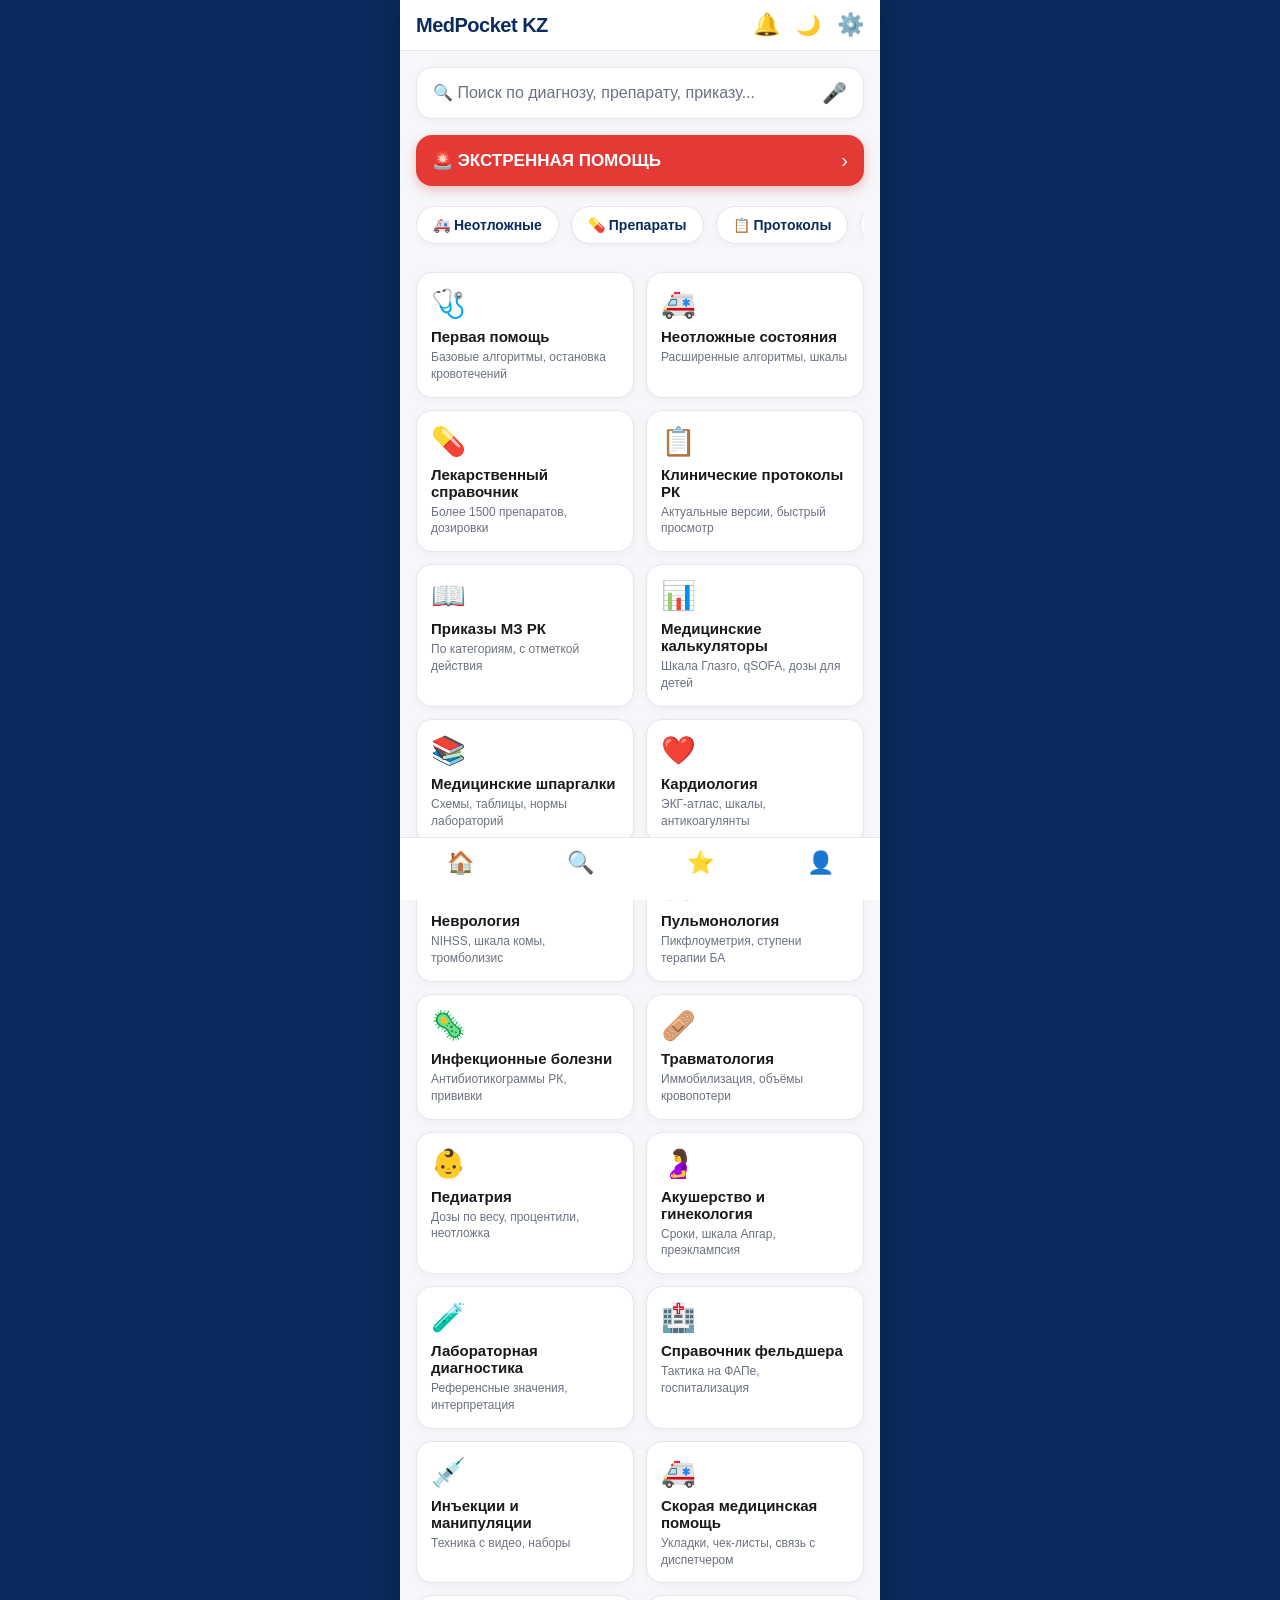
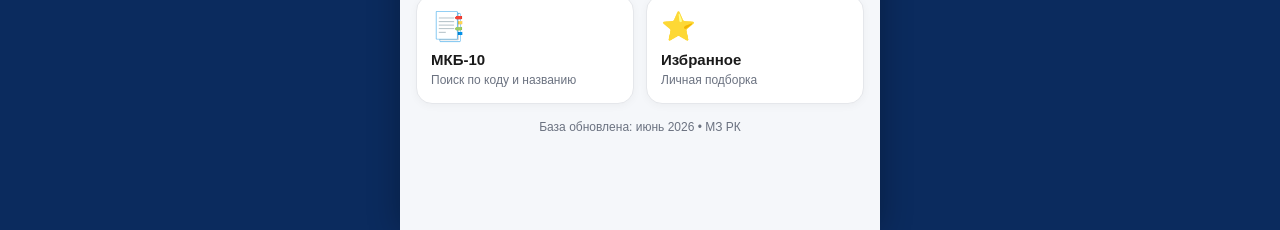
<file: index.html>
<!DOCTYPE html>
<html lang="ru">
<head>
    <meta charset="UTF-8">
    <meta name="viewport" content="width=device-width, initial-scale=1.0, maximum-scale=1.0, user-scalable=no, viewport-fit=cover">
    <title>MedPocket KZ – Карманный справочник</title>
    <link rel="stylesheet" href="style.css">
</head>
<body>
    <div id="app">
        <header class="header">
            <div class="logo">MedPocket KZ</div>
            <div class="header-icons">
                <span>🔔</span>
                <button class="theme-toggle" id="themeToggle">🌙</button>
                <span>⚙️</span>
            </div>
        </header>

        <main class="content">
            <!-- Главный экран -->
            <section id="homeScreen" class="screen active">
                <div class="search-container">
                    <input type="text" placeholder="🔍 Поиск по диагнозу, препарату, приказу..." id="mainSearch">
                    <span class="search-mic" id="micButton">🎤</span>
                </div>

                <div class="emergency-btn" id="emergencyButton">
                    <span class="text">🚨 ЭКСТРЕННАЯ ПОМОЩЬ</span>
                    <span class="arrow">›</span>
                </div>

                <div class="quick-actions" id="quickActions">
                    <div class="quick-action" data-category="Неотложные состояния">🚑 Неотложные</div>
                    <div class="quick-action" data-category="Лекарственный справочник">💊 Препараты</div>
                    <div class="quick-action" data-category="Клинические протоколы РК">📋 Протоколы</div>
                    <div class="quick-action" data-category="Медицинские калькуляторы">📊 Калькуляторы</div>
                    <div class="quick-action" data-category="Избранное">⭐ Избранное</div>
                    <div class="quick-action" id="emergencyModeBtn">⚡ Режим скорой</div>
                </div>

                <div class="grid" id="categoryGrid"></div>
                <div class="footer-note">База обновлена: июнь 2026 • МЗ РК</div>
            </section>

            <section id="searchScreen" class="screen">
                <div class="search-container">
                    <input type="text" placeholder="Поиск по всему справочнику..." id="searchInput">
                    <span class="search-mic">🎤</span>
                </div>
                <div class="placeholder">Начните вводить запрос — результаты появятся здесь</div>
            </section>

            <section id="favoritesScreen" class="screen">
                <div class="placeholder">⭐ Здесь будут ваши избранные алгоритмы и препараты</div>
            </section>

            <section id="profileScreen" class="screen">
                <div class="placeholder">👤 Профиль и настройки специализации</div>
            </section>

            <section id="categoryScreen" class="screen">
                <div class="category-header">
                    <span class="back-button" id="backFromCategory">← Назад</span>
                    <h2 class="category-title" id="categoryTitle">Раздел</h2>
                </div>
                <div class="category-content" id="categoryContent"></div>
            </section>
        </main>

        <nav class="tab-bar">
            <div class="tab-item active" data-tab="home">🏠</div>
            <div class="tab-item" data-tab="search">🔍</div>
            <div class="tab-item" data-tab="favorites">⭐</div>
            <div class="tab-item" data-tab="profile">👤</div>
        </nav>

        <div id="emergencyModal" class="modal-overlay">
            <div class="modal-content">
                <div class="modal-header">
                    <span class="modal-title">🚨 Экстренная помощь</span>
                    <span class="modal-close" id="closeEmergencyModal">✕</span>
                </div>
                <button class="call-ambulance" id="callAmbulanceBtn">📞 Вызвать скорую (103)</button>
                <div class="emergency-grid" id="emergencyGrid"></div>
            </div>
        </div>

        <div class="mic-overlay" id="micOverlay">
            <span style="font-size:48px;">🎤</span>
            <span>Скажите запрос...</span>
        </div>
    </div>

    <script src="script.js"></script>
</body>
</html>
</file>
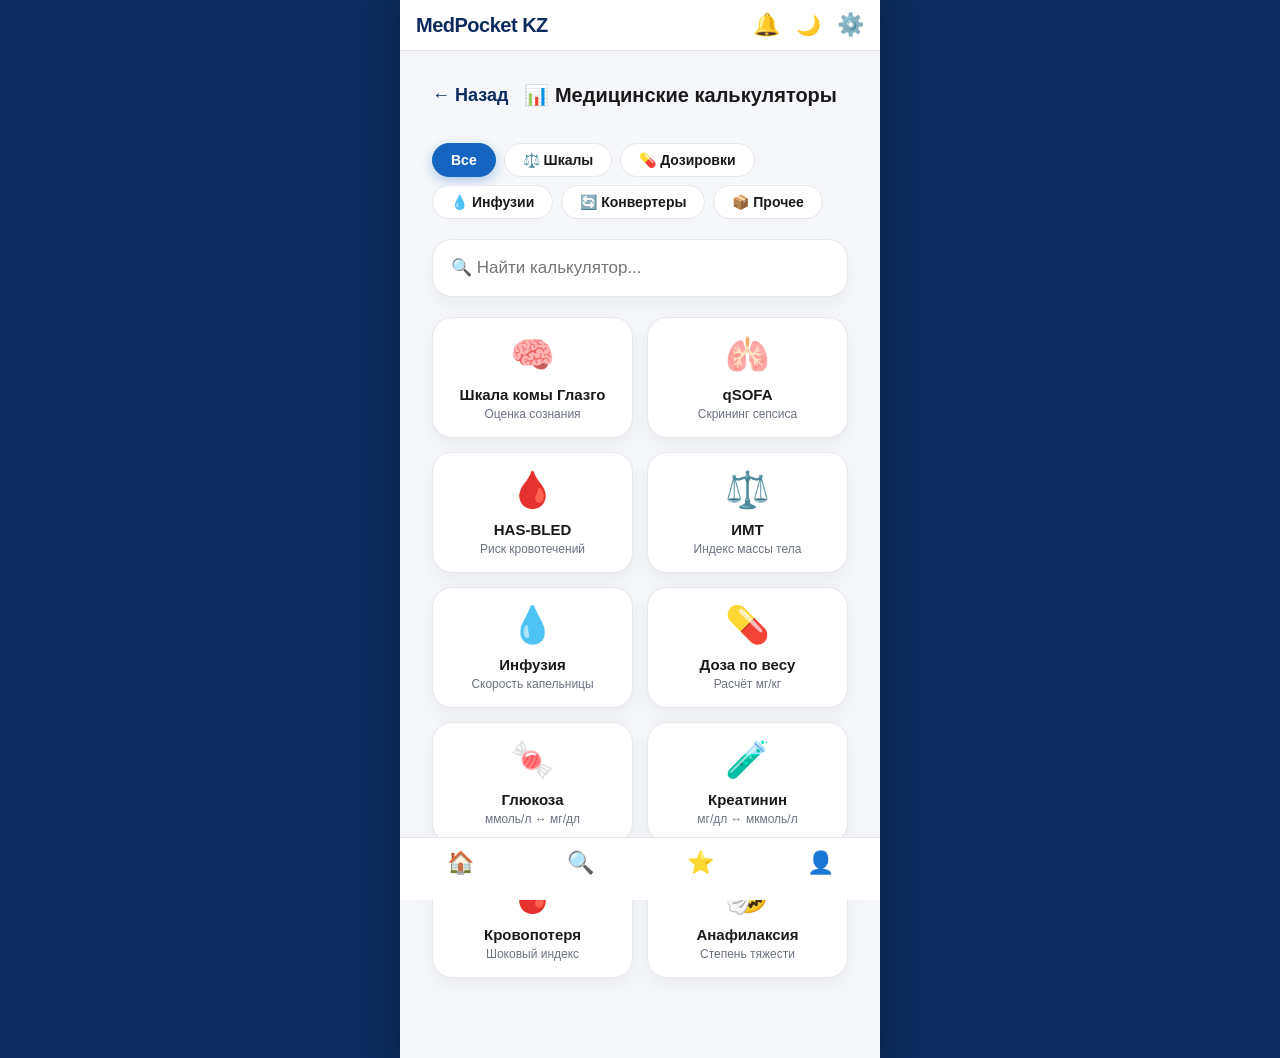
<file: calculators.html>
<!DOCTYPE html>
<html lang="ru">
<head>
    <meta charset="UTF-8">
    <meta name="viewport" content="width=device-width, initial-scale=1.0, maximum-scale=1.0, user-scalable=no, viewport-fit=cover">
    <title>Медицинские калькуляторы – MedPocket KZ</title>
    <link rel="stylesheet" href="style.css">
    <style>
        :root {
            --calc-primary: #1565C0;
            --calc-light: #E3F2FD;
            --calc-border: #90CAF9;
            --calc-shadow: 0 8px 20px rgba(0,0,0,0.05);
        }
        body.dark {
            --calc-primary: #42A5F5;
            --calc-light: #0D47A1;
            --calc-border: #1976D2;
            --calc-shadow: 0 8px 20px rgba(0,0,0,0.4);
        }
        .calc-container { padding: 0 0 30px; }
        /* Категории */
        .category-tabs {
            display: flex;
            flex-wrap: wrap;
            gap: 8px;
            margin: 0 16px 20px;
        }
        .category-tab {
            background: var(--card-bg);
            border: 1px solid var(--border);
            border-radius: 30px;
            padding: 8px 18px;
            font-size: 14px;
            font-weight: 600;
            color: var(--text);
            cursor: pointer;
            transition: 0.2s;
        }
        .category-tab.active {
            background: var(--calc-primary);
            color: #fff;
            border-color: var(--calc-primary);
            box-shadow: 0 4px 12px rgba(21,101,192,0.3);
        }
        /* Поиск */
        .calc-search {
            margin: 0 16px 20px;
            background: var(--card-bg);
            border-radius: 20px;
            padding: 6px 18px;
            display: flex;
            align-items: center;
            border: 1px solid var(--border);
            box-shadow: var(--calc-shadow);
        }
        .calc-search input {
            flex: 1;
            border: none;
            background: transparent;
            font-size: 17px;
            padding: 12px 0;
            outline: none;
            color: var(--text);
        }
        /* Сетка калькуляторов */
        .calc-grid {
            display: flex;
            flex-wrap: wrap;
            gap: 14px;
            padding: 0 16px;
        }
        .calc-card {
            background: var(--card-bg);
            border-radius: 20px;
            padding: 16px;
            width: calc(50% - 7px);
            box-shadow: var(--calc-shadow);
            border: 1px solid var(--border);
            cursor: pointer;
            transition: transform 0.15s, box-shadow 0.15s;
            display: flex;
            flex-direction: column;
            align-items: center;
            text-align: center;
        }
        .calc-card:active { transform: scale(0.96); }
        .calc-card .calc-icon {
            font-size: 36px;
            margin-bottom: 10px;
        }
        .calc-card .calc-name {
            font-weight: 700;
            font-size: 15px;
            color: var(--text);
            margin-bottom: 4px;
        }
        .calc-card .calc-desc {
            font-size: 12px;
            color: var(--subtext);
        }

        /* Детальный вид */
        .detail-screen { padding: 0 16px 30px; }
        .calc-panel {
            background: var(--card-bg);
            border-radius: 24px;
            padding: 24px;
            box-shadow: var(--calc-shadow);
            border: 2px solid var(--calc-primary);
            margin-bottom: 20px;
        }
        .calc-panel h2 {
            color: var(--calc-primary);
            font-size: 24px;
            font-weight: 800;
            margin-bottom: 6px;
            display: flex;
            align-items: center;
            gap: 10px;
        }
        .calc-panel .desc-text { color: var(--subtext); font-size: 15px; margin-bottom: 20px; }
        .input-field {
            margin-bottom: 18px;
        }
        .input-field label {
            display: block;
            font-weight: 700;
            margin-bottom: 8px;
            font-size: 15px;
            color: var(--text);
        }
        .input-field input, .input-field select {
            width: 100%;
            padding: 14px 16px;
            border-radius: 16px;
            border: 1px solid var(--border);
            font-size: 17px;
            background: var(--bg);
            color: var(--text);
            appearance: none;
            -webkit-appearance: none;
        }
        .input-field select {
            background-image: url("data:image/svg+xml;charset=UTF-8,%3csvg xmlns='http://www.w3.org/2000/svg' viewBox='0 0 24 24' fill='none' stroke='%236B7280' stroke-width='2' stroke-linecap='round' stroke-linejoin='round'%3e%3cpolyline points='6 9 12 15 18 9'%3e%3c/polyline%3e%3c/svg%3e");
            background-repeat: no-repeat;
            background-position: right 12px center;
            background-size: 20px;
        }
        .result-panel {
            background: var(--calc-light);
            border-radius: 18px;
            padding: 18px;
            margin-top: 24px;
            text-align: center;
        }
        .result-panel .result-value {
            font-size: 28px;
            font-weight: 800;
            color: var(--calc-primary);
        }
        .result-panel .result-text {
            font-size: 16px;
            font-weight: 600;
            color: var(--text);
            margin-top: 6px;
        }
        .btn-primary {
            background: var(--calc-primary);
            color: white;
            border: none;
            border-radius: 16px;
            padding: 16px;
            font-weight: 700;
            font-size: 17px;
            margin-top: 16px;
            cursor: pointer;
            width: 100%;
            transition: opacity 0.2s;
        }
        .btn-primary:active { opacity: 0.8; }
        .empty-message { text-align: center; color: var(--subtext); padding: 30px; font-size: 16px; }
    </style>
</head>
<body>
<div id="app">
    <header class="header">
        <div class="logo">MedPocket KZ</div>
        <div class="header-icons">
            <span>🔔</span>
            <button class="theme-toggle" onclick="toggleTheme()">🌙</button>
            <span>⚙️</span>
        </div>
    </header>

    <main class="content">
        <section id="listScreen" class="screen active">
            <div class="category-header" style="padding:16px;">
                <span class="back-button" onclick="goBackToMain()">← Назад</span>
                <h2 class="category-title">📊 Медицинские калькуляторы</h2>
            </div>
            <div class="category-tabs" id="categoryTabs"></div>
            <div class="calc-search">
                <input type="text" placeholder="🔍 Найти калькулятор..." id="calcSearch">
            </div>
            <div class="calc-grid" id="calcGrid"></div>
            <div class="empty-message" id="emptyMsg" style="display:none;">Ничего не найдено</div>
        </section>

        <section id="detailScreen" class="screen detail-screen">
            <div class="category-header" style="padding:16px 0;">
                <span class="back-button" onclick="showList()">← К списку</span>
                <h2 class="category-title" id="detailTitle"></h2>
            </div>
            <div id="detailContainer"></div>
        </section>
    </main>

    <nav class="tab-bar">
        <div class="tab-item" onclick="goBackToMain()">🏠</div>
        <div class="tab-item">🔍</div>
        <div class="tab-item">⭐</div>
        <div class="tab-item">👤</div>
    </nav>
</div>

<script>
    const calculators = [
        { id:1, name:"Шкала комы Глазго", icon:"🧠", cat:"scales", desc:"Оценка сознания", type:"gcs" },
        { id:2, name:"qSOFA", icon:"🫁", cat:"scales", desc:"Скрининг сепсиса", type:"qsofa" },
        { id:3, name:"HAS-BLED", icon:"🩸", cat:"scales", desc:"Риск кровотечений", type:"hasbled" },
        { id:4, name:"ИМТ", icon:"⚖️", cat:"other", desc:"Индекс массы тела", type:"bmi" },
        { id:5, name:"Инфузия", icon:"💧", cat:"infusion", desc:"Скорость капельницы", type:"infusion" },
        { id:6, name:"Доза по весу", icon:"💊", cat:"dose", desc:"Расчёт мг/кг", type:"weightdose" },
        { id:7, name:"Глюкоза", icon:"🍬", cat:"convert", desc:"ммоль/л ↔ мг/дл", type:"glucose" },
        { id:8, name:"Креатинин", icon:"🧪", cat:"convert", desc:"мг/дл ↔ мкмоль/л", type:"creatinine" },
        { id:9, name:"Кровопотеря", icon:"🩸", cat:"other", desc:"Шоковый индекс", type:"bloodloss" },
        { id:10, name:"Анафилаксия", icon:"🤧", cat:"scales", desc:"Степень тяжести", type:"anaphylaxis" }
    ];

    const categories = [
        { key: "all", name: "Все" },
        { key: "scales", name: "⚖️ Шкалы" },
        { key: "dose", name: "💊 Дозировки" },
        { key: "infusion", name: "💧 Инфузии" },
        { key: "convert", name: "🔄 Конвертеры" },
        { key: "other", name: "📦 Прочее" }
    ];

    function renderTabs() {
        const tabs = document.getElementById('categoryTabs');
        tabs.innerHTML = categories.map((c,i) => 
            `<div class="category-tab ${i===0?'active':''}" data-cat="${c.key}">${c.name}</div>`
        ).join('');
        document.querySelectorAll('.category-tab').forEach(tab => {
            tab.addEventListener('click', (e) => {
                document.querySelectorAll('.category-tab').forEach(t => t.classList.remove('active'));
                tab.classList.add('active');
                const cat = tab.dataset.cat;
                const search = document.getElementById('calcSearch').value;
                renderGrid(cat, search);
            });
        });
    }

    function renderGrid(cat='all', search='') {
        const grid = document.getElementById('calcGrid');
        const empty = document.getElementById('emptyMsg');
        let filtered = calculators;
        if (cat !== 'all') filtered = filtered.filter(c => c.cat === cat);
        if (search) {
            const s = search.toLowerCase();
            filtered = filtered.filter(c => c.name.toLowerCase().includes(s) || c.desc.toLowerCase().includes(s));
        }
        if (filtered.length === 0) {
            grid.innerHTML = '';
            empty.style.display = 'block';
            return;
        }
        empty.style.display = 'none';
        grid.innerHTML = filtered.map(c => `
            <div class="calc-card" onclick="showDetail(${c.id})">
                <div class="calc-icon">${c.icon}</div>
                <div class="calc-name">${c.name}</div>
                <div class="calc-desc">${c.desc}</div>
            </div>
        `).join('');
    }

    function showDetail(id) {
        const calc = calculators.find(c => c.id === id);
        if (!calc) return;
        document.getElementById('listScreen').classList.remove('active');
        document.getElementById('detailScreen').classList.add('active');
        document.getElementById('detailTitle').textContent = calc.name;
        const container = document.getElementById('detailContainer');
        let html = `<div class="calc-panel"><h2>${calc.icon} ${calc.name}</h2><div class="desc-text">${calc.desc}</div>`;
        switch(calc.type) {
            case 'gcs': html += gcsForm(); break;
            case 'qsofa': html += qsofaForm(); break;
            case 'hasbled': html += hasbledForm(); break;
            case 'bmi': html += bmiForm(); break;
            case 'infusion': html += infusionForm(); break;
            case 'weightdose': html += weightDoseForm(); break;
            case 'glucose': html += glucoseForm(); break;
            case 'creatinine': html += creatinineForm(); break;
            case 'bloodloss': html += bloodlossForm(); break;
            case 'anaphylaxis': html += anaphylaxisForm(); break;
        }
        html += `</div>`;
        container.innerHTML = html;
        attachEvents(calc.type);
    }

    // Формы (такие же, как раньше, но обёрнуты в улучшенный CSS)
    function gcsForm() {
        return `
            <div class="input-field"><label>Открывание глаз</label><select id="gcs_e"><option value="">--</option><option value="4">4 - Спонтанное</option><option value="3">3 - На речь</option><option value="2">2 - На боль</option><option value="1">1 - Нет</option></select></div>
            <div class="input-field"><label>Речь</label><select id="gcs_v"><option value="">--</option><option value="5">5 - Ориентирован</option><option value="4">4 - Спутанная</option><option value="3">3 - Бессвязные слова</option><option value="2">2 - Звуки</option><option value="1">1 - Нет</option></select></div>
            <div class="input-field"><label>Движения</label><select id="gcs_m"><option value="">--</option><option value="6">6 - Выполняет</option><option value="5">5 - Локализует</option><option value="4">4 - Отдёргивает</option><option value="3">3 - Декортикация</option><option value="2">2 - Децеребрация</option><option value="1">1 - Нет</option></select></div>
            <div class="result-panel"><div class="result-value" id="gcsResult">—</div><div class="result-text">Выберите все параметры</div></div>
        `;
    }
    function qsofaForm() {
        return `
            <div class="input-field"><label>ЧДД ≥ 22/мин</label><select id="qsofa_rr"><option value="0">Нет</option><option value="1">Да</option></select></div>
            <div class="input-field"><label>АД сист. ≤ 100</label><select id="qsofa_bp"><option value="0">Нет</option><option value="1">Да</option></select></div>
            <div class="input-field"><label>GCS ≤ 14</label><select id="qsofa_gcs"><option value="0">Нет</option><option value="1">Да</option></select></div>
            <div class="result-panel"><div class="result-value" id="qsofaResult">—</div><div class="result-text">Ответьте на вопросы</div></div>
        `;
    }
    function hasbledForm() {
        return `
            <div class="input-field"><label>АГ (>160 мм)</label><select id="hb_htn"><option value="0">Нет</option><option value="1">Да</option></select></div>
            <div class="input-field"><label>Почки/печень</label><select id="hb_renal"><option value="0">Нет</option><option value="1">1-2 балла</option></select></div>
            <div class="input-field"><label>Кровотечения</label><select id="hb_bleed"><option value="0">Нет</option><option value="1">Да</option></select></div>
            <div class="input-field"><label>Лаб. МНО</label><select id="hb_inr"><option value="0">Нет</option><option value="1">Да</option></select></div>
            <div class="input-field"><label>Возраст >65</label><select id="hb_age"><option value="0">Нет</option><option value="1">Да</option></select></div>
            <div class="input-field"><label>Алкоголь/НПВС</label><select id="hb_drugs"><option value="0">Нет</option><option value="1">1-2 балла</option></select></div>
            <div class="result-panel"><div class="result-value" id="hasbledResult">—</div><div class="result-text">Ответьте на вопросы</div></div>
        `;
    }
    function bmiForm() {
        return `
            <div class="input-field"><label>Вес (кг)</label><input type="number" id="bmi_weight" placeholder="70"></div>
            <div class="input-field"><label>Рост (см)</label><input type="number" id="bmi_height" placeholder="170"></div>
            <button class="btn-primary" onclick="calcBMI()">Рассчитать ИМТ</button>
            <div class="result-panel"><div class="result-value" id="bmiResult">—</div></div>
        `;
    }
    function infusionForm() {
        return `
            <div class="input-field"><label>Объём (мл)</label><input type="number" id="inf_vol" placeholder="500"></div>
            <div class="input-field"><label>Время (ч)</label><input type="number" id="inf_time" placeholder="8"></div>
            <div class="input-field"><label>Капельница</label><select id="inf_factor"><option value="20">20 кап/мл</option><option value="60">60 кап/мл</option></select></div>
            <button class="btn-primary" onclick="calcInfusion()">Рассчитать скорость</button>
            <div class="result-panel"><div class="result-value" id="infResult">—</div></div>
        `;
    }
    function weightDoseForm() {
        return `
            <div class="input-field"><label>Вес (кг)</label><input type="number" id="wd_weight" placeholder="70"></div>
            <div class="input-field"><label>Доза (мг/кг)</label><input type="number" id="wd_dose" step="any" placeholder="0.1"></div>
            <button class="btn-primary" onclick="calcWeightDose()">Рассчитать</button>
            <div class="result-panel"><div class="result-value" id="wdResult">—</div></div>
        `;
    }
    function glucoseForm() {
        return `
            <div class="input-field"><label>Значение</label><input type="number" id="gluc_val" placeholder="5.5"></div>
            <div class="input-field"><label>Конвертация</label><select id="gluc_unit"><option value="mmol">ммоль/л → мг/дл</option><option value="mg">мг/дл → ммоль/л</option></select></div>
            <button class="btn-primary" onclick="convertGlucose()">Конвертировать</button>
            <div class="result-panel"><div class="result-value" id="glucResult">—</div></div>
        `;
    }
    function creatinineForm() {
        return `
            <div class="input-field"><label>Креатинин</label><input type="number" id="creat_val" placeholder="1.0"></div>
            <div class="input-field"><label>Конвертация</label><select id="creat_unit"><option value="mg">мг/дл → мкмоль/л</option><option value="umol">мкмоль/л → мг/дл</option></select></div>
            <button class="btn-primary" onclick="convertCreatinine()">Конвертировать</button>
            <div class="result-panel"><div class="result-value" id="creatResult">—</div></div>
        `;
    }
    function bloodlossForm() {
        return `
            <div class="input-field"><label>ЧСС (уд/мин)</label><input type="number" id="bl_hr" placeholder="100"></div>
            <div class="input-field"><label>АД сист. (мм рт.ст.)</label><input type="number" id="bl_sbp" placeholder="100"></div>
            <button class="btn-primary" onclick="calcBloodloss()">Рассчитать индекс</button>
            <div class="result-panel"><div class="result-value" id="blResult">—</div></div>
        `;
    }
    function anaphylaxisForm() {
        return `
            <div class="input-field"><label>Кожа</label><select id="ana_skin"><option value="1">Есть</option><option value="0">Нет</option></select></div>
            <div class="input-field"><label>Отёк</label><select id="ana_angio"><option value="1">Есть</option><option value="0">Нет</option></select></div>
            <div class="input-field"><label>Дыхание</label><select id="ana_resp"><option value="1">Есть</option><option value="0">Нет</option></select></div>
            <div class="input-field"><label>Гипотония</label><select id="ana_hypo"><option value="1">Есть</option><option value="0">Нет</option></select></div>
            <div class="input-field"><label>ЖКТ</label><select id="ana_gi"><option value="1">Есть</option><option value="0">Нет</option></select></div>
            <button class="btn-primary" onclick="calcAnaphylaxis()">Оценить тяжесть</button>
            <div class="result-panel"><div class="result-value" id="anaResult">—</div></div>
        `;
    }

    
    // Математические функции (как прежде, только выводят в result-value и result-text)
    function calcGCS() {
        const e = +document.getElementById('gcs_e').value;
        const v = +document.getElementById('gcs_v').value;
        const m = +document.getElementById('gcs_m').value;
        if (!e || !v || !m) { document.getElementById('gcsResult').innerText = '—'; document.querySelector('#gcsResult + .result-text').innerText = 'Выберите все параметры'; return; }
        const sum = e+v+m;
        document.getElementById('gcsResult').innerText = sum + ' баллов';
        document.querySelector('#gcsResult + .result-text').innerText = sum>=13 ? 'Лёгкое нарушение' : sum>=9 ? 'Средней тяжести' : 'Тяжёлое';
    }
    function calcQSOFA() {
        const rr = +document.getElementById('qsofa_rr').value;
        const bp = +document.getElementById('qsofa_bp').value;
        const gcs = +document.getElementById('qsofa_gcs').value;
        const score = rr+bp+gcs;
        document.getElementById('qsofaResult').innerText = score + ' баллов';
        document.querySelector('#qsofaResult + .result-text').innerText = score>=2 ? 'Высокий риск сепсиса' : 'Низкий риск';
    }
    function calcHASBLED() {
        const ids = ['hb_htn','hb_renal','hb_bleed','hb_inr','hb_age','hb_drugs'];
        let score = 0;
        ids.forEach(id => score += +document.getElementById(id).value);
        document.getElementById('hasbledResult').innerText = score + ' баллов';
        document.querySelector('#hasbledResult + .result-text').innerText = score>=3 ? '⚠️ Высокий риск кровотечения' : 'Риск низкий';
    }
    function calcBMI() {
        const w = +document.getElementById('bmi_weight').value;
        const h = +document.getElementById('bmi_height').value / 100;
        if (!w || !h) { document.getElementById('bmiResult').innerText = '—'; return; }
        const bmi = (w/(h*h)).toFixed(1);
        document.getElementById('bmiResult').innerHTML = `${bmi} кг/м²`;
    }
    function calcInfusion() {
        const vol = +document.getElementById('inf_vol').value;
        const time = +document.getElementById('inf_time').value;
        const factor = +document.getElementById('inf_factor').value;
        if (!vol || !time) { document.getElementById('infResult').innerText = '—'; return; }
        const rate = (vol * factor) / (time * 60);
        document.getElementById('infResult').innerHTML = `${rate.toFixed(1)} кап/мин`;
    }
    function calcWeightDose() {
        const w = +document.getElementById('wd_weight').value;
        const d = +document.getElementById('wd_dose').value;
        if (!w || !d) { document.getElementById('wdResult').innerText = '—'; return; }
        document.getElementById('wdResult').innerHTML = `${(w*d).toFixed(2)} мг`;
    }
    function convertGlucose() {
        const val = +document.getElementById('gluc_val').value;
        const unit = document.getElementById('gluc_unit').value;
        if (!val) { document.getElementById('glucResult').innerText = '—'; return; }
        const conv = unit==='mmol' ? (val*18.018).toFixed(1) : (val/18.018).toFixed(2);
        document.getElementById('glucResult').innerHTML = unit==='mmol' ? `${conv} мг/дл` : `${conv} ммоль/л`;
    }
    function convertCreatinine() {
        const val = +document.getElementById('creat_val').value;
        const unit = document.getElementById('creat_unit').value;
        if (!val) { document.getElementById('creatResult').innerText = '—'; return; }
        const conv = unit==='mg' ? (val*88.4).toFixed(1) : (val/88.4).toFixed(2);
        document.getElementById('creatResult').innerHTML = unit==='mg' ? `${conv} мкмоль/л` : `${conv} мг/дл`;
    }
    function calcBloodloss() {
        const hr = +document.getElementById('bl_hr').value;
        const sbp = +document.getElementById('bl_sbp').value;
        if (!hr || !sbp) { document.getElementById('blResult').innerText = '—'; return; }
        const index = (hr/sbp).toFixed(2);
        let severity = '';
        if (index>=1.0) severity = 'Тяжёлый шок (>30%)';
        else if (index>=0.8) severity = 'Умеренный шок (20-30%)';
        else if (index>0.5) severity = 'Лёгкий шок';
        else severity = 'Норма';
        document.getElementById('blResult').innerHTML = `${index} (${severity})`;
    }
    function calcAnaphylaxis() {
        const ids = ['ana_skin','ana_angio','ana_resp','ana_hypo','ana_gi'];
        let severity = 0;
        ids.forEach(id => { if (document.getElementById(id).value === '1') severity++; });
        let grade = 'I';
        if (severity>=4) grade = 'IV (тяжёлый шок)';
        else if (severity===3) grade = 'III';
        else if (severity===2) grade = 'II';
        document.getElementById('anaResult').innerHTML = `Степень ${grade}`;
    }

    function attachEvents(type) {
        if (type==='gcs') {
            ['gcs_e','gcs_v','gcs_m'].forEach(id => document.getElementById(id)?.addEventListener('change', calcGCS));
        } else if (type==='qsofa') {
            ['qsofa_rr','qsofa_bp','qsofa_gcs'].forEach(id => document.getElementById(id)?.addEventListener('change', calcQSOFA));
        } else if (type==='hasbled') {
            ['hb_htn','hb_renal','hb_bleed','hb_inr','hb_age','hb_drugs'].forEach(id => document.getElementById(id)?.addEventListener('change', calcHASBLED));
        }
    }

    function showList() {
        document.getElementById('detailScreen').classList.remove('active');
        document.getElementById('listScreen').classList.add('active');
    }
    function goBackToMain() { window.location.href = 'index.html'; }
    function toggleTheme() {
        document.body.classList.toggle('dark');
        document.querySelector('.theme-toggle').textContent = document.body.classList.contains('dark') ? '☀️' : '🌙';
    }

    document.addEventListener('DOMContentLoaded', () => {
        renderTabs();
        renderGrid();
        document.getElementById('calcSearch').addEventListener('input', (e) => {
            const activeCat = document.querySelector('.category-tab.active')?.dataset.cat || 'all';
            renderGrid(activeCat, e.target.value);
        });
    });
</script>
</body>
</html>
</file>
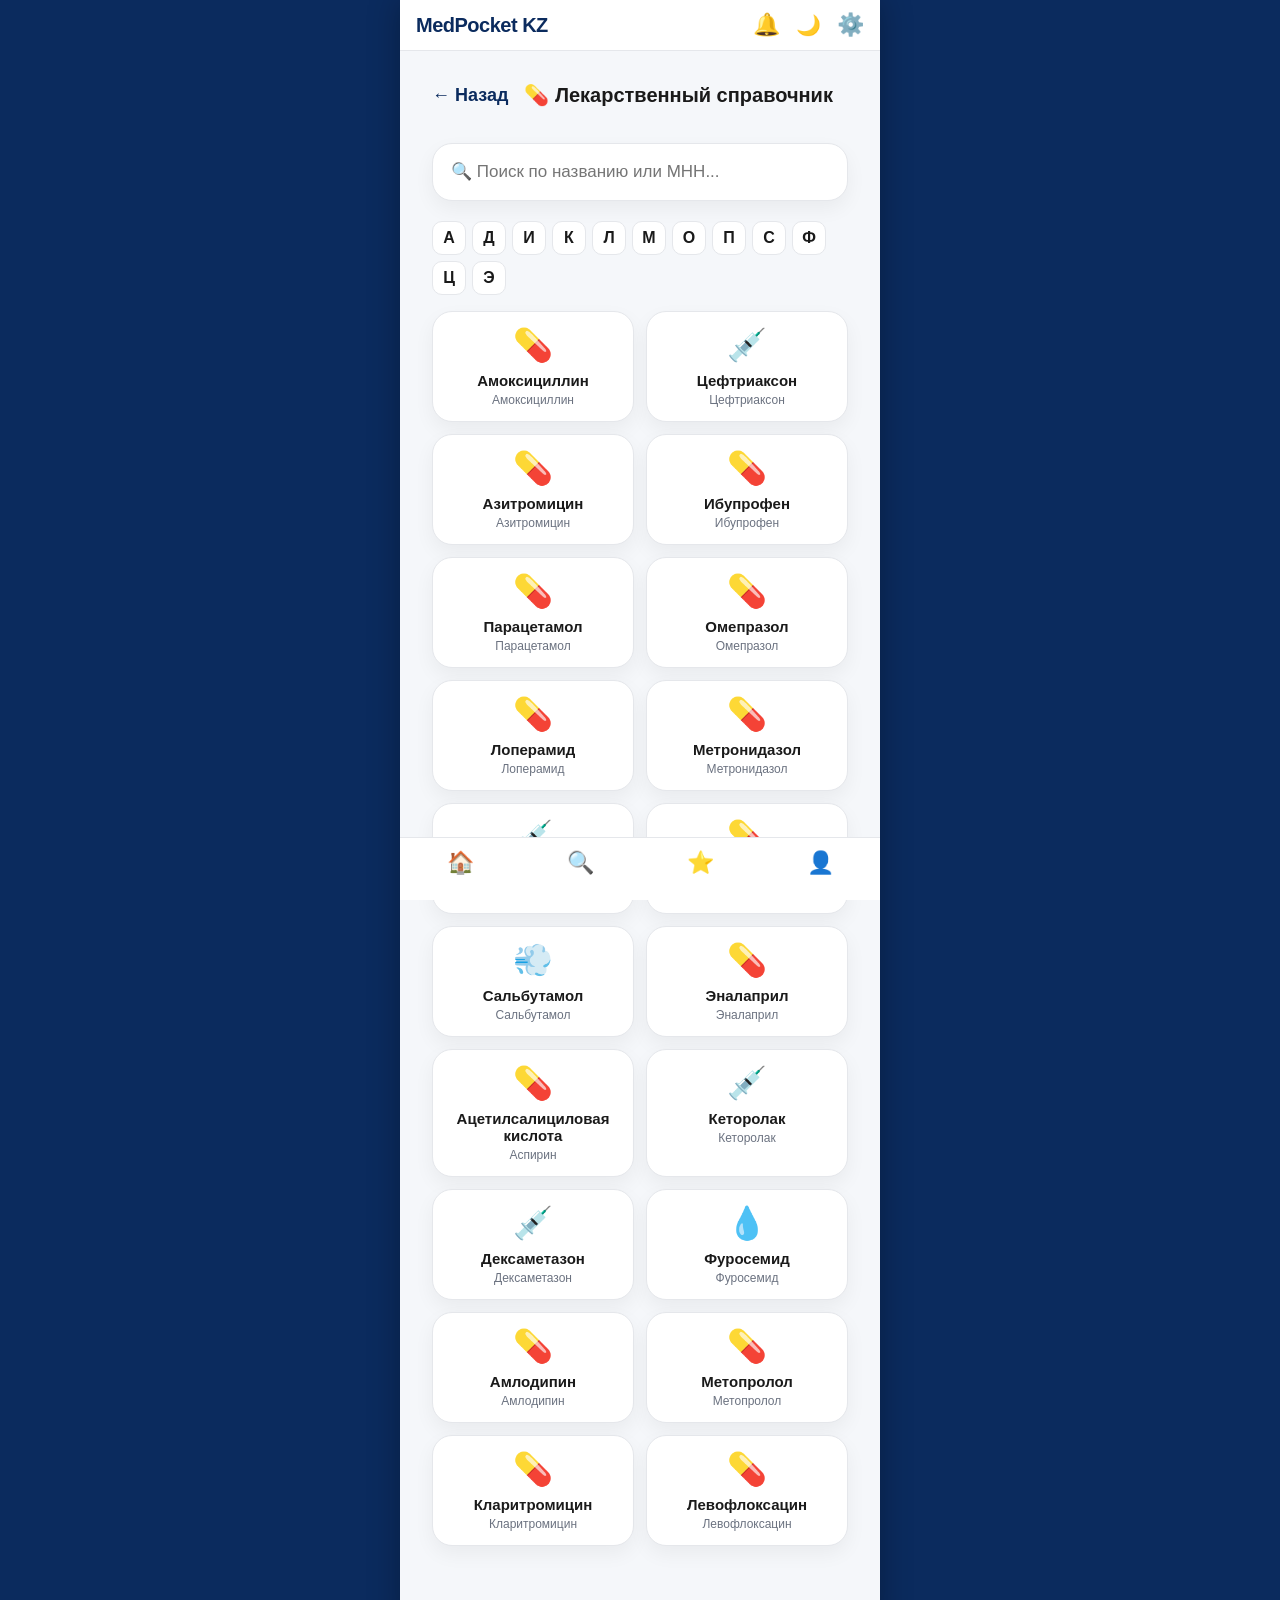
<file: drugs.html>
<!DOCTYPE html>
<html lang="ru">
<head>
    <meta charset="UTF-8">
    <meta name="viewport" content="width=device-width, initial-scale=1.0, maximum-scale=1.0, user-scalable=no, viewport-fit=cover">
    <title>Лекарственный справочник – MedPocket KZ</title>
    <link rel="stylesheet" href="style.css">
    <style>
        :root {
            --drug-primary: #00796B;
            --drug-light: #E0F2F1;
            --drug-border: #80CBC4;
            --drug-shadow: 0 8px 20px rgba(0,0,0,0.05);
        }
        body.dark {
            --drug-primary: #4DB6AC;
            --drug-light: #004D40;
            --drug-border: #26A69A;
            --drug-shadow: 0 8px 20px rgba(0,0,0,0.4);
        }
        .drug-container { padding: 0 0 30px; }
        .drug-search {
            margin: 16px 16px 20px;
            background: var(--card-bg);
            border-radius: 20px;
            padding: 6px 18px;
            display: flex;
            align-items: center;
            border: 1px solid var(--border);
            box-shadow: var(--drug-shadow);
        }
        .drug-search input {
            flex: 1;
            border: none;
            background: transparent;
            font-size: 17px;
            padding: 12px 0;
            outline: none;
            color: var(--text);
        }
        .alphabet-bar {
            display: flex;
            flex-wrap: wrap;
            gap: 6px;
            padding: 0 16px 16px;
        }
        .letter-btn {
            width: 34px;
            height: 34px;
            border-radius: 10px;
            background: var(--card-bg);
            border: 1px solid var(--border);
            font-weight: 700;
            font-size: 16px;
            color: var(--text);
            cursor: pointer;
            display: flex;
            align-items: center;
            justify-content: center;
            transition: 0.2s;
            user-select: none;
        }
        .letter-btn.active {
            background: var(--drug-primary);
            color: white;
            border-color: var(--drug-primary);
        }
        .drug-grid {
            display: flex;
            flex-wrap: wrap;
            gap: 12px;
            padding: 0 16px;
        }
        .drug-card {
            background: var(--card-bg);
            border-radius: 20px;
            padding: 14px;
            width: calc(50% - 6px);
            box-shadow: var(--drug-shadow);
            border: 1px solid var(--border);
            cursor: pointer;
            transition: 0.15s;
            text-align: center;
        }
        .drug-card:active { transform: scale(0.96); }
        .drug-card .drug-icon { font-size: 32px; margin-bottom: 8px; }
        .drug-card .drug-name { font-weight: 700; font-size: 15px; color: var(--text); margin-bottom: 4px; }
        .drug-card .drug-mnn { font-size: 12px; color: var(--subtext); }

        .detail-screen { padding: 0 16px 30px; }
        .drug-panel {
            background: var(--card-bg);
            border-radius: 24px;
            padding: 24px;
            box-shadow: var(--drug-shadow);
            border: 2px solid var(--drug-primary);
        }
        .drug-panel h2 {
            color: var(--drug-primary);
            font-size: 24px;
            font-weight: 800;
            margin-bottom: 4px;
        }
        .drug-panel .mnn {
            font-size: 15px;
            color: var(--subtext);
            margin-bottom: 6px;
        }
        .drug-panel .tradenames {
            background: var(--drug-light);
            border-radius: 12px;
            padding: 10px 14px;
            margin-bottom: 20px;
            font-weight: 600;
            color: var(--drug-primary);
            font-size: 14px;
        }
        .drug-section {
            margin-bottom: 20px;
        }
        .drug-section h3 {
            font-size: 17px;
            font-weight: 700;
            margin-bottom: 8px;
            color: var(--text);
        }
        .drug-section p, .drug-section li {
            font-size: 15px;
            color: var(--text);
            line-height: 1.5;
        }
        .btn-back {
            background: var(--drug-primary);
            color: white;
            border: none;
            border-radius: 16px;
            padding: 14px;
            font-weight: 700;
            font-size: 16px;
            margin-top: 16px;
            cursor: pointer;
            width: 100%;
        }
        .btn-back:active { opacity: 0.8; }
        .empty-message { text-align: center; color: var(--subtext); padding: 30px; }
    </style>
</head>
<body>
<div id="app">
    <header class="header">
        <div class="logo">MedPocket KZ</div>
        <div class="header-icons">
            <span>🔔</span>
            <button class="theme-toggle" onclick="toggleTheme()">🌙</button>
            <span>⚙️</span>
        </div>
    </header>

    <main class="content">
        <section id="listScreen" class="screen active">
            <div class="category-header" style="padding:16px;">
                <span class="back-button" onclick="goBackToMain()">← Назад</span>
                <h2 class="category-title">💊 Лекарственный справочник</h2>
            </div>
            <div class="drug-search">
                <input type="text" placeholder="🔍 Поиск по названию или МНН..." id="drugSearch">
            </div>
            <div class="alphabet-bar" id="alphabetBar"></div>
            <div class="drug-grid" id="drugGrid"></div>
            <div class="empty-message" id="emptyMsg" style="display:none;">Ничего не найдено</div>
        </section>

        <section id="detailScreen" class="screen detail-screen">
            <div class="category-header" style="padding:16px 0;">
                <span class="back-button" onclick="showList()">← К списку</span>
                <h2 class="category-title" id="detailTitle"></h2>
            </div>
            <div id="detailContainer"></div>
        </section>
    </main>

    <nav class="tab-bar">
        <div class="tab-item" onclick="goBackToMain()">🏠</div>
        <div class="tab-item">🔍</div>
        <div class="tab-item">⭐</div>
        <div class="tab-item">👤</div>
    </nav>
</div>

<script>
    // База препаратов (20 наименований)
    const drugs = [
        { id:1, name:"Амоксициллин", mnn:"Амоксициллин", icon:"💊", letter:"А",
          tradenames:"Амоксил, Флемоксин Солютаб, Хиконцил",
          indications:"Инфекции дыхательных путей (бронхит, пневмония), ЛОР-органов (отит, синусит), мочевыводящих путей, кожи и мягких тканей.",
          contraindications:"Гиперчувствительность к пенициллинам, инфекционный мононуклеоз.",
          adultDose:"По 500 мг 3 раза в сутки или 750–1000 мг 2 раза в сутки. Курс 7–10 дней.",
          childDose:"Детям: 20–40 мг/кг/сут в 3 приёма (суспензия). Максимальная суточная доза 150 мг/кг.",
          special:"При тяжёлых инфекциях дозу удваивают. При нарушении функции почек интервал увеличивают."
        },
        { id:2, name:"Цефтриаксон", mnn:"Цефтриаксон", icon:"💉", letter:"Ц",
          tradenames:"Роцефин, Цефтриаксон-КМП, Цефсон",
          indications:"Тяжёлые инфекции: менингит, сепсис, пневмония, пиелонефрит, гонорея, болезнь Лайма.",
          contraindications:"Гиперчувствительность к цефалоспоринам, новорождённые с гипербилирубинемией (риск билирубиновой энцефалопатии).",
          adultDose:"1–2 г 1 раз в сутки в/в или в/м. При менингите – до 4 г/сут.",
          childDose:"Детям: 50–75 мг/кг/сут в 1–2 введения. При менингите 100 мг/кг/сут (макс. 4 г).",
          special:"Не вводить одновременно с кальцийсодержащими растворами (опасность преципитации в лёгких)."
        },
        { id:3, name:"Азитромицин", mnn:"Азитромицин", icon:"💊", letter:"А",
          tradenames:"Сумамед, Азитро, Зитромакс",
          indications:"Инфекции верхних и нижних дыхательных путей, урогенитальные инфекции (хламидиоз), инфекции кожи.",
          contraindications:"Гиперчувствительность к макролидам, тяжёлая печёночная недостаточность.",
          adultDose:"500 мг 1 раз в сутки 3 дня (курсовая доза 1,5 г). При урогенитальных инфекциях – 1 г однократно.",
          childDose:"Детям: 10 мг/кг 1 раз в сутки 3 дня.",
          special:"Принимать за 1 час до или через 2 часа после еды."
        },
        { id:4, name:"Ибупрофен", mnn:"Ибупрофен", icon:"💊", letter:"И",
          tradenames:"Нурофен, Ибуфен, МИГ",
          indications:"Боль (головная, зубная, мышечная), лихорадка, воспалительные заболевания суставов.",
          contraindications:"Язвенная болезнь желудка, бронхиальная астма, тяжёлая почечная/печёночная недостаточность, III триместр беременности.",
          adultDose:"200–400 мг каждые 6–8 ч. Максимальная суточная доза 1200 мг.",
          childDose:"Детям от 6 мес: 20–30 мг/кг/сут в 3–4 приёма. Макс. 30 мг/кг/сут.",
          special:"При длительном приёме – контроль функции почек и ЖКТ."
        },
        { id:5, name:"Парацетамол", mnn:"Парацетамол", icon:"💊", letter:"П",
          tradenames:"Панадол, Эффералган, Цефекон",
          indications:"Боль слабой и умеренной интенсивности, лихорадка.",
          contraindications:"Тяжёлая печёночная недостаточность, дефицит глюкозо-6-фосфатдегидрогеназы.",
          adultDose:"500–1000 мг каждые 4–6 ч. Максимальная суточная доза 4000 мг.",
          childDose:"Детям: 10–15 мг/кг каждые 4–6 ч. Макс. 60 мг/кг/сут (не более 3000 мг).",
          special:"Осторожно при алкоголизме, голодании (риск гепатотоксичности)."
        },
        { id:6, name:"Омепразол", mnn:"Омепразол", icon:"💊", letter:"О",
          tradenames:"Омез, Лосек, Гастрозол",
          indications:"Язвенная болезнь желудка и ДПК, ГЭРБ, эрозивный эзофагит, синдром Золлингера-Эллисона.",
          contraindications:"Гиперчувствительность, одновременный приём с атазанавиром.",
          adultDose:"20–40 мг 1 раз в сутки. При язве – 20 мг 2 раза в сутки или 40 мг однократно.",
          childDose:"Детям старше 1 года: 0,5–1 мг/кг/сут (макс. 40 мг).",
          special:"Капсулы принимают утром натощак."
        },
        { id:7, name:"Лоперамид", mnn:"Лоперамид", icon:"💊", letter:"Л",
          tradenames:"Имодиум, Лопедиум",
          indications:"Симптоматическое лечение острой и хронической диареи.",
          contraindications:"Острая дизентерия с кровью и гипертермией, язвенный колит, кишечная непроходимость, дети до 6 лет.",
          adultDose:"2 мг после каждого жидкого стула, макс. 16 мг/сут.",
          childDose:"Детям старше 6 лет: 1 мг после каждого жидкого стула, макс. 8 мг/сут.",
          special:"При отсутствии эффекта в течение 48 ч – обратиться к врачу."
        },
        { id:8, name:"Метронидазол", mnn:"Метронидазол", icon:"💊", letter:"М",
          tradenames:"Трихопол, Метрогил, Флагил",
          indications:"Анаэробные инфекции, трихомониаз, амёбиаз, лямблиоз, инфекции ЖКТ, гинекологические инфекции.",
          contraindications:"Первый триместр беременности, лейкопения, органические заболевания ЦНС.",
          adultDose:"500 мг 2–3 раза в сутки 7–10 дней. При трихомониазе – 2 г однократно.",
          childDose:"Детям: 7,5 мг/кг 3 раза в сутки (макс. 400 мг на приём).",
          special:"Несовместим с алкоголем (дисульфирамоподобная реакция)."
        },
        { id:9, name:"Диклофенак", mnn:"Диклофенак натрия", icon:"💉", letter:"Д",
          tradenames:"Вольтарен, Диклоберл, Ортофен",
          indications:"Боль, воспаление при заболеваниях опорно-двигательного аппарата, почечная колика, приступ мигрени.",
          contraindications:"Язвенная болезнь, нарушения свёртываемости, тяжёлая сердечная недостаточность, беременность III триместр.",
          adultDose:"75–150 мг/сут в 2–3 приёма. В/м 75 мг 1–2 раза в день.",
          childDose:"Детям старше 6 лет: 1–3 мг/кг/сут в 2–3 приёма.",
          special:"При длительном применении – контроль функции почек и картины крови."
        },
        { id:10, name:"Цетиризин", mnn:"Цетиризин", icon:"💊", letter:"Ц",
          tradenames:"Зиртек, Зодак, Цетрин",
          indications:"Аллергический ринит, крапивница, отёк Квинке.",
          contraindications:"Гиперчувствительность, тяжёлая почечная недостаточность, дети до 6 мес (для капель).",
          adultDose:"10 мг 1 раз в сутки.",
          childDose:"Дети 6–12 мес: 2,5 мг 1 раз/сут; 1–6 лет: 2,5 мг 2 раза/сут; 6–12 лет: 5 мг 2 раза/сут или 10 мг вечером.",
          special:"Возможна сонливость, поэтому осторожно при вождении."
        },
        { id:11, name:"Сальбутамол", mnn:"Сальбутамол", icon:"💨", letter:"С",
          tradenames:"Вентолин, Сальбутамол-Тева",
          indications:"Бронхиальная астма, ХОБЛ (купирование приступов).",
          contraindications:"Гиперчувствительность, угроза выкидыша.",
          adultDose:"Ингаляционно 100–200 мкг (1–2 вдоха) до 4 раз в сутки.",
          childDose:"Дети 4–11 лет: 100 мкг (1 вдох) до 4 раз/сут. Старше 12 лет – как взрослые.",
          special:"При неэффективности обычной дозы – обратиться к врачу (возможно обострение)."
        },
        { id:12, name:"Эналаприл", mnn:"Эналаприл", icon:"💊", letter:"Э",
          tradenames:"Эналаприл-Акри, Энап, Ренитек",
          indications:"Артериальная гипертензия, хроническая сердечная недостаточность.",
          contraindications:"Ангионевротический отёк в анамнезе, двусторонний стеноз почечных артерий, беременность.",
          adultDose:"Начальная 5 мг 1 раз/сут, поддерживающая 10–20 мг/сут (макс. 40 мг).",
          childDose:"Безопасность у детей не установлена.",
          special:"Контроль АД и функции почек до и во время лечения."
        },
        { id:13, name:"Ацетилсалициловая кислота", mnn:"Аспирин", icon:"💊", letter:"А",
          tradenames:"Аспирин Кардио, Тромбо АСС, КардиАСК",
          indications:"Профилактика тромбозов, ОКС, боль, лихорадка.",
          contraindications:"Язвенная болезнь, геморрагический диатез, бронхиальная астма, дети до 12 лет (риск синдрома Рея).",
          adultDose:"Антиагрегант: 75–150 мг/сут. Жаропонижающее: 500 мг каждые 4–6 ч (макс. 3 г/сут).",
          childDose:"Не применять как жаропонижающее у детей!",
          special:"Принимать после еды, запивая большим количеством воды."
        },
        { id:14, name:"Кеторолак", mnn:"Кеторолак", icon:"💉", letter:"К",
          tradenames:"Кетанов, Кеторол, Долак",
          indications:"Сильный болевой синдром (послеоперационная боль, почечная колика).",
          contraindications:"Язвенная болезнь, почечная недостаточность, нарушения свёртываемости, беременность.",
          adultDose:"10 мг внутрь каждые 6 ч. В/м 10–30 мг каждые 4–6 ч. Максимальная суточная доза 90 мг.",
          childDose:"Не рекомендуется детям до 16 лет.",
          special:"Не применять более 5 дней. Не комбинировать с другими НПВС."
        },
        { id:15, name:"Дексаметазон", mnn:"Дексаметазон", icon:"💉", letter:"Д",
          tradenames:"Дексаметазон-Дарница, Дексазон",
          indications:"Тяжёлые аллергические реакции, отёк мозга, шок, воспалительные заболевания.",
          contraindications:"Системные грибковые инфекции, одновременное введение живых вакцин.",
          adultDose:"Внутривенно/внутримышечно 4–20 мг, затем 4 мг каждые 6 ч.",
          childDose:"Детям: 0,2–0,4 мг/кг/сут в 3–4 введения.",
          special:"При длительном применении – постепенная отмена."
        },
        { id:16, name:"Фуросемид", mnn:"Фуросемид", icon:"💧", letter:"Ф",
          tradenames:"Лазикс, Фуросемид-Дарница",
          indications:"Отёчный синдром (сердечная недостаточность, цирроз, почечная недостаточность), гипертонический криз.",
          contraindications:"Анурия, печёночная кома, гипокалиемия.",
          adultDose:"20–80 мг/сут внутрь или в/в. При кризе – 40–80 мг в/в.",
          childDose:"Детям: 1–2 мг/кг (макс. 6 мг/кг) внутрь или в/в 1–2 раза в сутки.",
          special:"Контроль электролитов (K⁺, Na⁺) и диуреза."
        },
        { id:17, name:"Амлодипин", mnn:"Амлодипин", icon:"💊", letter:"А",
          tradenames:"Норваск, Амлодипин-Тева",
          indications:"Артериальная гипертензия, стенокардия.",
          contraindications:"Тяжёлая гипотензия, шок, нестабильная стенокардия.",
          adultDose:"5–10 мг 1 раз в сутки.",
          childDose:"Безопасность у детей не установлена.",
          special:"Возможны периферические отёки."
        },
        { id:18, name:"Метопролол", mnn:"Метопролол", icon:"💊", letter:"М",
          tradenames:"Беталок, Эгилок, Метопролол-ратиофарм",
          indications:"Гипертония, стенокардия, хроническая сердечная недостаточность, тахиаритмии.",
          contraindications:"Брадикардия (<45 уд/мин), AV-блокада II–III ст., кардиогенный шок.",
          adultDose:"25–100 мг 1–2 раза в сутки. При ХСН начинать с 12,5 мг.",
          childDose:"Безопасность не изучена.",
          special:"Не прекращать резко (синдром отмены)."
        },
        { id:19, name:"Кларитромицин", mnn:"Кларитромицин", icon:"💊", letter:"К",
          tradenames:"Клацид, Фромилид, Кламед",
          indications:"Инфекции дыхательных путей, обострение хронического бронхита, внебольничная пневмония, хеликобактерная инфекция.",
          contraindications:"Гиперчувствительность к макролидам, тяжёлая печёночная недостаточность, одновременный приём терфенадина.",
          adultDose:"500 мг 2 раза в сутки 7–14 дней.",
          childDose:"Детям: 7,5 мг/кг 2 раза в сутки (макс. 500 мг 2 раза/сут).",
          special:"Принимать независимо от еды."
        },
        { id:20, name:"Левофлоксацин", mnn:"Левофлоксацин", icon:"💊", letter:"Л",
          tradenames:"Таваник, Левофлокс, Леволет",
          indications:"Инфекции дыхательных путей, мочевыводящих путей, простатит, сибирская язва.",
          contraindications:"Эпилепсия, поражение сухожилий в анамнезе, дети до 18 лет, беременность.",
          adultDose:"500 мг 1–2 раза в сутки 7–10 дней.",
          childDose:"Противопоказан детям до 18 лет.",
          special:"Избегать УФ-облучения. Риск тендинита."
        }
    ];

    let activeLetter = '';  // активная буква фильтра

    // Генерируем кнопки алфавита по первой букве названий
    function renderAlphabet() {
        const letters = [...new Set(drugs.map(d => d.name.charAt(0).toUpperCase()))].sort();
        const bar = document.getElementById('alphabetBar');
        bar.innerHTML = letters.map(letter =>
            `<div class="letter-btn${letter === activeLetter ? ' active' : ''}" data-letter="${letter}">${letter}</div>`
        ).join('');

        document.querySelectorAll('.letter-btn').forEach(btn => {
            btn.addEventListener('click', () => {
                activeLetter = btn.dataset.letter;
                renderAlphabet();  // перерисовать, чтобы снять/поставить активный класс
                renderDrugGrid();
            });
        });
    }

    // Отображение карточек препаратов с учётом фильтра и поиска
    function renderDrugGrid() {
        const searchText = document.getElementById('drugSearch').value.toLowerCase().trim();
        let filtered = drugs;

        if (activeLetter) {
            filtered = filtered.filter(d => d.name.charAt(0).toUpperCase() === activeLetter);
        }
        if (searchText) {
            filtered = filtered.filter(d =>
                d.name.toLowerCase().includes(searchText) || d.mnn.toLowerCase().includes(searchText)
            );
        }

        const grid = document.getElementById('drugGrid');
        const empty = document.getElementById('emptyMsg');

        if (filtered.length === 0) {
            grid.innerHTML = '';
            empty.style.display = 'block';
        } else {
            empty.style.display = 'none';
            grid.innerHTML = filtered.map(d => `
                <div class="drug-card" onclick="showDetail(${d.id})">
                    <div class="drug-icon">${d.icon}</div>
                    <div class="drug-name">${d.name}</div>
                    <div class="drug-mnn">${d.mnn}</div>
                </div>
            `).join('');
        }
    }

    function showDetail(id) {
        const drug = drugs.find(d => d.id === id);
        if (!drug) return;
        document.getElementById('listScreen').classList.remove('active');
        document.getElementById('detailScreen').classList.add('active');
        document.getElementById('detailTitle').textContent = drug.name;
        document.getElementById('detailContainer').innerHTML = `
            <div class="drug-panel">
                <h2>${drug.icon} ${drug.name}</h2>
                <div class="mnn">МНН: ${drug.mnn}</div>
                <div class="tradenames">Торговые названия в РК: ${drug.tradenames}</div>
                <div class="drug-section">
                    <h3>📋 Показания</h3>
                    <p>${drug.indications}</p>
                </div>
                <div class="drug-section">
                    <h3>⚠️ Противопоказания</h3>
                    <p>${drug.contraindications}</p>
                </div>
                <div class="drug-section">
                    <h3>🧑‍⚕️ Дозировка взрослым</h3>
                    <p>${drug.adultDose}</p>
                </div>
                <div class="drug-section">
                    <h3>👶 Дозировка детям</h3>
                    <p>${drug.childDose}</p>
                </div>
                <div class="drug-section">
                    <h3>📝 Особые указания</h3>
                    <p>${drug.special}</p>
                </div>
                <button class="btn-back" onclick="showList()">← Вернуться к списку</button>
            </div>
        `;
    }

    function showList() {
        document.getElementById('detailScreen').classList.remove('active');
        document.getElementById('listScreen').classList.add('active');
    }

    function goBackToMain() { window.location.href = 'index.html'; }
    function toggleTheme() {
        document.body.classList.toggle('dark');
        document.querySelector('.theme-toggle').textContent = document.body.classList.contains('dark') ? '☀️' : '🌙';
    }

    // При загрузке
    document.addEventListener('DOMContentLoaded', () => {
        renderAlphabet();
        renderDrugGrid(); // покажет все препараты
        document.getElementById('drugSearch').addEventListener('input', () => {
            renderDrugGrid();
        });
    });
</script>
</body>
</html>
</file>
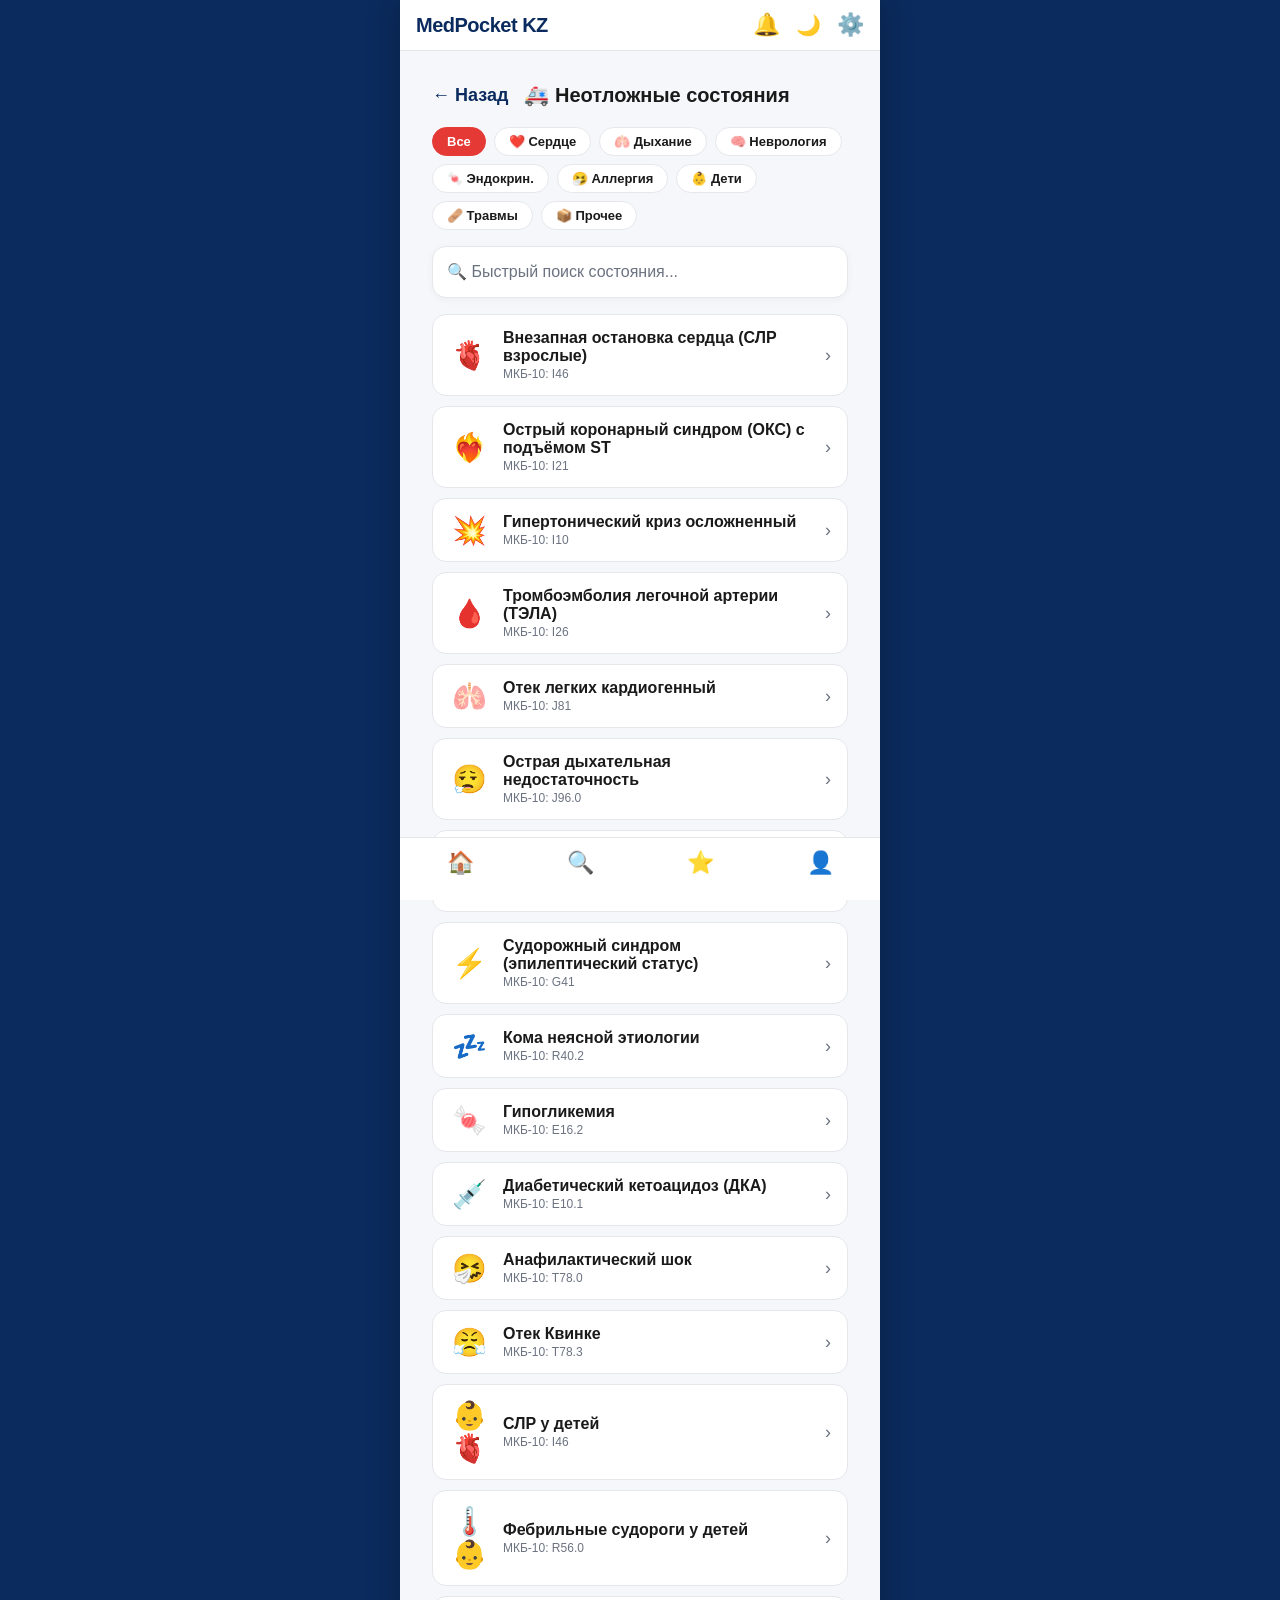
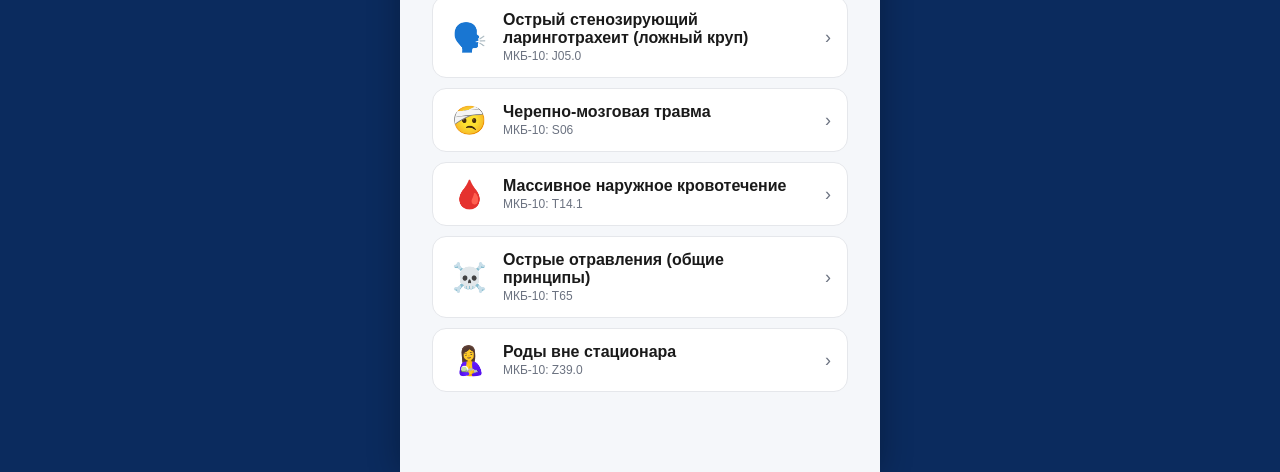
<file: emergency.html>
<!DOCTYPE html>
<html lang="ru">
<head>
    <meta charset="UTF-8">
    <meta name="viewport" content="width=device-width, initial-scale=1.0, maximum-scale=1.0, user-scalable=no, viewport-fit=cover">
    <title>Неотложные состояния – MedPocket KZ</title>
    <link rel="stylesheet" href="style.css">
    <style>
        /* Стили только для этого раздела */
        .emergency-container {
            padding: 0 0 20px;
        }
        .category-tabs {
            display: flex;
            flex-wrap: wrap;
            gap: 8px;
            margin-bottom: 16px;
            padding: 0 16px;
        }
        .category-tab {
            background: var(--card-bg);
            border: 1px solid var(--border);
            border-radius: 20px;
            padding: 6px 14px;
            font-size: 13px;
            font-weight: 600;
            color: var(--text);
            cursor: pointer;
            transition: background 0.2s, color 0.2s;
            white-space: nowrap;
        }
        .category-tab.active {
            background: var(--danger);
            color: white;
            border-color: var(--danger);
        }
        .emergency-search {
            background: var(--card-bg);
            border-radius: 14px;
            padding: 8px 14px;
            display: flex;
            align-items: center;
            margin: 0 16px 16px;
            border: 1px solid var(--border);
            box-shadow: var(--shadow);
        }
        .emergency-search input {
            border: none;
            background: transparent;
            font-size: 16px;
            padding: 8px 0;
            outline: none;
            flex: 1;
            color: var(--text);
        }
        .emergency-search input::placeholder {
            color: var(--subtext);
        }
        .conditions-list {
            padding: 0 16px;
            display: flex;
            flex-direction: column;
            gap: 10px;
        }
        .condition-item {
            background: var(--card-bg);
            border-radius: 14px;
            padding: 14px 16px;
            display: flex;
            align-items: center;
            gap: 14px;
            cursor: pointer;
            border: 1px solid var(--border);
            transition: transform 0.1s, box-shadow 0.1s;
        }
        .condition-item:active {
            transform: scale(0.98);
            box-shadow: 0 2px 8px rgba(0,0,0,0.1);
        }
        .condition-item .cond-icon {
            font-size: 28px;
            width: 40px;
            text-align: center;
        }
        .condition-item .cond-info {
            flex: 1;
        }
        .condition-item .cond-name {
            font-weight: 700;
            font-size: 16px;
            color: var(--text);
            margin-bottom: 2px;
        }
        .condition-item .cond-mkb {
            font-size: 12px;
            color: var(--subtext);
        }
        .condition-item .cond-arrow {
            color: var(--subtext);
            font-size: 18px;
        }
        /* Детальная карточка */
        .detail-screen {
            padding: 0 16px 20px;
        }
        .detail-card {
            background: var(--card-bg);
            border-radius: 20px;
            padding: 20px;
            border: 2px solid var(--danger);
            margin-bottom: 20px;
        }
        .detail-card h2 {
            color: var(--danger);
            font-size: 22px;
            font-weight: 800;
            margin-bottom: 6px;
            display: flex;
            align-items: center;
            gap: 10px;
        }
        .detail-card .mkb {
            color: var(--subtext);
            font-size: 14px;
            margin-bottom: 16px;
            font-weight: 500;
        }
        .detail-card .step {
            display: flex;
            gap: 10px;
            margin-bottom: 14px;
            align-items: flex-start;
        }
        .detail-card .step-num {
            background: var(--danger);
            color: white;
            border-radius: 50%;
            width: 26px;
            height: 26px;
            display: flex;
            align-items: center;
            justify-content: center;
            font-weight: 700;
            font-size: 14px;
            flex-shrink: 0;
            margin-top: 2px;
        }
        .detail-card .step-text {
            font-size: 16px;
            color: var(--text);
            line-height: 1.5;
            font-weight: 500;
        }
        .detail-card .step-text strong {
            color: var(--danger);
        }
        .call-btn {
            background: var(--danger);
            color: white;
            border: none;
            border-radius: 14px;
            padding: 14px;
            font-weight: 700;
            font-size: 16px;
            margin-top: 20px;
            cursor: pointer;
            display: flex;
            align-items: center;
            justify-content: center;
            gap: 8px;
            width: 100%;
            transition: background 0.2s;
        }
        .call-btn:active {
            background: #c62828;
        }
        .empty-message {
            text-align: center;
            color: var(--subtext);
            padding: 30px;
            font-size: 16px;
        }
    </style>
</head>
<body>
    <div id="app">
        <header class="header">
            <div class="logo">MedPocket KZ</div>
            <div class="header-icons">
                <span>🔔</span>
                <button class="theme-toggle" id="themeToggle">🌙</button>
                <span>⚙️</span>
            </div>
        </header>

        <main class="content">
            <!-- Экран со списком и категориями -->
            <section id="listScreen" class="screen active">
                <div class="category-header" style="padding: 16px 16px 0;">
                    <span class="back-button" onclick="goBackToMain()">← Назад</span>
                    <h2 class="category-title">🚑 Неотложные состояния</h2>
                </div>

                <!-- Категории -->
                <div class="category-tabs" id="categoryTabs">
                    <div class="category-tab active" data-category="all">Все</div>
                    <div class="category-tab" data-category="heart">❤️ Сердце</div>
                    <div class="category-tab" data-category="lungs">🫁 Дыхание</div>
                    <div class="category-tab" data-category="neuro">🧠 Неврология</div>
                    <div class="category-tab" data-category="endo">🍬 Эндокрин.</div>
                    <div class="category-tab" data-category="allergy">🤧 Аллергия</div>
                    <div class="category-tab" data-category="kids">👶 Дети</div>
                    <div class="category-tab" data-category="trauma">🩹 Травмы</div>
                    <div class="category-tab" data-category="other">📦 Прочее</div>
                </div>

                <!-- Поиск -->
                <div class="emergency-search">
                    <input type="text" placeholder="🔍 Быстрый поиск состояния..." id="conditionSearch">
                </div>

                <!-- Список состояний -->
                <div class="conditions-list" id="conditionsList"></div>
                <div class="empty-message" id="emptyMessage" style="display: none;">Ничего не найдено</div>
            </section>

            <!-- Экран детальной карточки -->
            <section id="detailScreen" class="screen detail-screen">
                <div class="category-header" style="padding: 16px 0 0;">
                    <span class="back-button" onclick="showList()">← К списку</span>
                    <h2 class="category-title" id="detailTitle">Алгоритм</h2>
                </div>
                <div id="detailContainer"></div>
            </section>
        </main>

        <!-- Нижняя панель (для быстрого возврата на главную) -->
        <nav class="tab-bar">
            <div class="tab-item" onclick="goBackToMain()">🏠</div>
            <div class="tab-item">🔍</div>
            <div class="tab-item">⭐</div>
            <div class="tab-item">👤</div>
        </nav>
    </div>

    <script>
        // База данных неотложных состояний (протоколы МЗ РК)
        const conditions = [
            // Сердечно-сосудистые
            {
                id: 1,
                name: "Внезапная остановка сердца (СЛР взрослые)",
                icon: "🫀",
                mkb: "I46",
                category: "heart",
                steps: [
                    "Оценить безопасность. Проверить сознание: громко окликнуть, потрясти за плечо.",
                    "Вызвать скорую (103), попросить принести автоматический дефибриллятор (АНД).",
                    "Начать компрессии грудной клетки: глубина 5-6 см, частота 100-120 в мин., 30 надавливаний.",
                    "Обеспечить проходимость дыхательных путей (запрокинуть голову, поднять подбородок).",
                    "Выполнить 2 вдоха (по 1 сек.) с видимым подъёмом грудной клетки.",
                    "Продолжать СЛР в соотношении 30:2 до прибытия помощи или появления признаков жизни.",
                    "При наличии АНД – следовать голосовым командам."
                ]
            },
            {
                id: 2,
                name: "Острый коронарный синдром (ОКС) с подъёмом ST",
                icon: "❤️‍🔥",
                mkb: "I21",
                category: "heart",
                steps: [
                    "Вызвать скорую. Уложить пациента с приподнятым головным концом.",
                    "Аспирин 250 мг разжевать (при отсутствии противопоказаний).",
                    "Нитроглицерин 0,5 мг сублингвально, повторять каждые 5 мин. до 3 доз (при АД сист. > 90 мм рт.ст.).",
                    "Оксигенотерапия при SpO₂ < 90%.",
                    "Обезболивание: морфин 2-4 мг в/в дробно.",
                    "При возможности: тромболизис (тенектеплаза) по протоколу, если время транспортировки > 30 мин."
                ]
            },
            {
                id: 3,
                name: "Гипертонический криз осложненный",
                icon: "💥",
                mkb: "I10",
                category: "heart",
                steps: [
                    "Исключить острое поражение органов-мишеней (головной мозг, сердце, почки).",
                    "Снижать АД не более чем на 25% за первые 2 часа (целевое АД 160-180/100-110 мм рт.ст.).",
                    "Препараты: урапидил 10-50 мг в/в медленно или нитропруссид натрия 0,25-10 мкг/кг/мин (в/в капельно).",
                    "При отёке лёгких – дополнительно фуросемид 40-80 мг в/в, нитроглицерин.",
                    "Госпитализация в отделение интенсивной терапии."
                ]
            },
            {
                id: 4,
                name: "Тромбоэмболия легочной артерии (ТЭЛА)",
                icon: "🩸",
                mkb: "I26",
                category: "heart",
                steps: [
                    "Оценка дыхания и гемодинамики: при массивной ТЭЛА – гипотония, шок.",
                    "Кислород: 100% увлажненный, при необходимости В/в доступ, инфузия NaCl 0,9%.",
                    "При высоком риске (шок, гипотония): нефракционированный гепарин 5000 ЕД в/в болюсно, затем тромболизис (альтеплаза).",
                    "При среднем риске: низкомолекулярные гепарины (эноксапарин) 1 мг/кг п/к 2 раза/сут.",
                    "Срочная госпитализация в стационар с возможностью ангиопульмонографии."
                ]
            },

            // Дыхательные
            {
                id: 5,
                name: "Отек легких кардиогенный",
                icon: "🫁",
                mkb: "J81",
                category: "lungs",
                steps: [
                    "Посадить пациента с опущенными ногами, обеспечить доступ свежего воздуха.",
                    "Кислород: 100% увлажненный, при неэффективности – неинвазивная вентиляция (CPAP).",
                    "Нитроглицерин 0,5 мг сублингвально каждые 5 мин. (до 3 доз) при АД > 90 мм рт.ст.",
                    "Фуросемид 40-80 мг в/в струйно.",
                    "Морфин 2-4 мг в/в (при выраженном беспокойстве, боли).",
                    "При гипотонии – инотропная поддержка (добутамин)."
                ]
            },
            {
                id: 6,
                name: "Острая дыхательная недостаточность",
                icon: "😮‍💨",
                mkb: "J96.0",
                category: "lungs",
                steps: [
                    "Оценить проходимость дыхательных путей (инородное тело, западение языка).",
                    "Кислород через маску/носовые канюли для достижения SpO₂ > 90%.",
                    "При брадипноэ, угнетении сознания – вспомогательная вентиляция мешком Амбу.",
                    "Пульсоксиметрия, контроль ЧДД, ЭКГ.",
                    "Вызвать скорую, госпитализация в зависимости от причины."
                ]
            },

            // Неврологические
            {
                id: 7,
                name: "Острое нарушение мозгового кровообращения (инсульт)",
                icon: "🧠",
                mkb: "I64",
                category: "neuro",
                steps: [
                    "Оценить по шкале FAST (лицо, рука, речь).",
                    "Проходимость дыхательных путей, кислород при SpO₂ < 94%.",
                    "Контроль АД: не снижать резко! При АД > 220/120 – снижать не более чем на 15% за первые часы.",
                    "Глюкоза крови: гипогликемию (< 3,3 ммоль/л) купировать 40% глюкозой в/в.",
                    "Срочная госпитализация в специализированный сосудистый центр.",
                    "Не давать аспирин до исключения геморрагического инсульта (КТ)."
                ]
            },
            {
                id: 8,
                name: "Судорожный синдром (эпилептический статус)",
                icon: "⚡",
                mkb: "G41",
                category: "neuro",
                steps: [
                    "Обеспечить безопасность: повернуть на бок, защитить голову.",
                    "Диазепам 0,15-0,2 мг/кг в/в (макс. 10 мг) медленно. При неэффективности повторить через 5-10 мин.",
                    "При продолжающихся судорогах > 30 мин – леветирацетам 20 мг/кг в/в или вальпроевая кислота 25 мг/кг.",
                    "Контроль дыхания, кислород.",
                    "Госпитализация в ОРИТ."
                ]
            },
            {
                id: 9,
                name: "Кома неясной этиологии",
                icon: "💤",
                mkb: "R40.2",
                category: "neuro",
                steps: [
                    "Оценка уровня сознания по шкале Глазго.",
                    "Обеспечение проходимости дыхательных путей, интубация при угнетении дыхания.",
                    "Определить глюкозу крови немедленно! Гипогликемию купировать 40% глюкозой 20-40 мл в/в.",
                    "Налоксон 0,4-2 мг в/в (при подозрении на передозировку опиоидов).",
                    "Тиамин 100 мг в/в перед глюкозой (профилактика энцефалопатии Вернике).",
                    "Госпитализация в стационар."
                ]
            },

            // Эндокринные
            {
                id: 10,
                name: "Гипогликемия",
                icon: "🍬",
                mkb: "E16.2",
                category: "endo",
                steps: [
                    "При сознании: дать 15-20 г быстрых углеводов внутрь (сахар, сладкий чай, глюкоза в таблетках).",
                    "При нарушении сознания: 40% раствор глюкозы 20-40 мл в/в струйно.",
                    "При невозможности в/в доступа: глюкагон 1 мг в/м или п/к.",
                    "Контроль глюкозы через 10-15 мин, при необходимости повторить."
                ]
            },
            {
                id: 11,
                name: "Диабетический кетоацидоз (ДКА)",
                icon: "💉",
                mkb: "E10.1",
                category: "endo",
                steps: [
                    "Инфузия 0,9% NaCl: 1000 мл в первый час, затем 500 мл/ч (под контролем диуреза).",
                    "Инсулинотерапия: инсулин короткого действия 0,1 ЕД/кг/ч в/в (после регидратации).",
                    "Контроль калия: при K⁺ < 5,5 ммоль/л – добавить KCl 20 ммоль/л в инфузию.",
                    "Мониторинг глюкозы, электролитов, кетонов каждые 2-3 часа.",
                    "Госпитализация в эндокринологическое отделение."
                ]
            },

            // Аллергия
            {
                id: 12,
                name: "Анафилактический шок",
                icon: "🤧",
                mkb: "T78.0",
                category: "allergy",
                steps: [
                    "Прекратить контакт с аллергеном, уложить пациента, ноги приподнять (если нет отёка лёгких).",
                    "Адреналин 0,1% 0,5 мл в/м в среднюю треть бедра (взрослым). Детям 0,01 мг/кг, макс. 0,3 мг.",
                    "Венозный доступ: NaCl 0,9% 500-1000 мл болюсно.",
                    "Хлоропирамин (Супрастин) 2% 1 мл в/м.",
                    "Преднизолон 90-120 мг в/в.",
                    "При бронхоспазме – сальбутамол через небулайзер.",
                    "При неэффективности – адреналин в/в титрованно (1 мл 0,1% на 10 мл NaCl 0,9%)."
                ]
            },
            {
                id: 13,
                name: "Отек Квинке",
                icon: "😤",
                mkb: "T78.3",
                category: "allergy",
                steps: [
                    "При отёке гортани – немедленная интубация или коникотомия.",
                    "Адреналин 0,1% 0,3-0,5 мл в/м (можно повторить через 15 мин).",
                    "Хлоропирамин 2% 1 мл в/м.",
                    "Преднизолон 60-90 мг в/м или в/в.",
                    "Ингаляция кислорода."
                ]
            },

            // Дети
            {
                id: 14,
                name: "СЛР у детей",
                icon: "👶🫀",
                mkb: "I46",
                category: "kids",
                steps: [
                    "Проверить безопасность, реакцию ребенка (оклик, похлопывание).",
                    "Вызвать скорую (103), после 1 минуты СЛР, если вы один.",
                    "Компрессии грудной клетки: глубина не менее 1/3 диаметра (около 4 см у грудничков, 5 см у старших), частота 100-120/мин.",
                    "Соотношение компрессий и вдохов 30:2 (если один спасатель) или 15:2 (если два).",
                    "При использовании АНД – детские электроды или уменьшенная мощность.",
                    "Продолжать до прибытия помощи."
                ]
            },
            {
                id: 15,
                name: "Фебрильные судороги у детей",
                icon: "🌡️👶",
                mkb: "R56.0",
                category: "kids",
                steps: [
                    "Уложить ребенка на бок, обеспечить безопасность.",
                    "Диазепам ректально 0,5 мг/кг (макс. 10 мг) или мидазолам буккально 0,2 мг/кг.",
                    "Жаропонижающие: парацетамол 15 мг/кг или ибупрофен 10 мг/кг.",
                    "При длительности судорог > 5 мин – госпитализация.",
                    "Не пытаться разжать челюсти, не вставлять предметы в рот."
                ]
            },
            {
                id: 16,
                name: "Острый стенозирующий ларинготрахеит (ложный круп)",
                icon: "🗣️",
                mkb: "J05.0",
                category: "kids",
                steps: [
                    "Успокоить ребенка, обеспечить приток свежего прохладного воздуха.",
                    "Ингаляции суспензии будесонида 0,25-0,5 мг через небулайзер или дексаметазон 0,6 мг/кг в/м.",
                    "При тяжёлом стенозе – адреналин 0,1% 0,5 мл/кг через небулайзер.",
                    "Госпитализация при неэффективности или признаках дыхательной недостаточности."
                ]
            },

            // Травмы
            {
                id: 17,
                name: "Черепно-мозговая травма",
                icon: "🤕",
                mkb: "S06",
                category: "trauma",
                steps: [
                    "Оценка по шкале Глазго, обеспечение шейного отдела (воротник).",
                    "Стабилизация гемодинамики, избегать гипотонии (АД ср. > 90 мм рт.ст.).",
                    "При угнетении дыхания – интубация, гипервентиляция (рСО₂ 35-40 мм рт.ст.).",
                    "Головной конец приподнять на 30° (при отсутствии шока).",
                    "Срочная госпитализация в нейрохирургический стационар."
                ]
            },
            {
                id: 18,
                name: "Массивное наружное кровотечение",
                icon: "🩸",
                mkb: "T14.1",
                category: "trauma",
                steps: [
                    "Прямое давление на рану стерильной тканью/жгутом (жгут на конечность при артериальном кровотечении).",
                    "Жгут выше раны, время наложения записать.",
                    "Признаки шока: уложить, ноги приподнять, укутать.",
                    "Венозный доступ, инфузия NaCl 0,9% 500-1000 мл (осторожно при подозрении на внутреннее кровотечение).",
                    "Срочная госпитализация."
                ]
            },

            // Прочие
            {
                id: 19,
                name: "Острые отравления (общие принципы)",
                icon: "☠️",
                mkb: "T65",
                category: "other",
                steps: [
                    "Оценить жизненные функции, удалить пострадавшего из зоны воздействия.",
                    "При пероральном отравлении: промывание желудка (если нет противопоказаний, в первые 1-2 часа).",
                    "Активированный уголь 1 г/кг внутрь.",
                    "Специфические антидоты (налоксон, атропин, тиамин) по показаниям.",
                    "Срочная госпитализация в токсикологическое отделение."
                ]
            },
            {
                id: 20,
                name: "Роды вне стационара",
                icon: "🤱",
                mkb: "Z39.0",
                category: "other",
                steps: [
                    "Успокоить женщину, уложить на спину с согнутыми коленями.",
                    "Принять ребенка, обеспечив чистоту (чистые простыни, полотенца).",
                    "Пережать пуповину двумя зажимами (на расстоянии 10 и 15 см от ребенка), пересечь между ними стерильным инструментом.",
                    "Оценить состояние новорожденного (шкала Апгар), при необходимости – СЛР новорожденного (3:1).",
                    "Обеспечить тепло, матери – окситоцин 10 ЕД в/м после рождения плаценты.",
                    "Вызвать скорую для транспортировки в родильное отделение."
                ]
            }
        ];

        // Отображение списка с учетом фильтров
        function renderList(category = 'all', search = '') {
            const list = document.getElementById('conditionsList');
            const empty = document.getElementById('emptyMessage');
            list.innerHTML = '';
            let filtered = conditions;

            if (category !== 'all') {
                filtered = filtered.filter(c => c.category === category);
            }
            if (search) {
                const s = search.toLowerCase();
                filtered = filtered.filter(c => c.name.toLowerCase().includes(s) || c.mkb.toLowerCase().includes(s));
            }

            if (filtered.length === 0) {
                empty.style.display = 'block';
                return;
            } else {
                empty.style.display = 'none';
            }

            filtered.forEach(cond => {
                const item = document.createElement('div');
                item.className = 'condition-item';
                item.innerHTML = `
                    <div class="cond-icon">${cond.icon}</div>
                    <div class="cond-info">
                        <div class="cond-name">${cond.name}</div>
                        <div class="cond-mkb">МКБ-10: ${cond.mkb}</div>
                    </div>
                    <div class="cond-arrow">›</div>
                `;
                item.onclick = () => showDetail(cond.id);
                list.appendChild(item);
            });
        }

        // Показать детальный алгоритм
        function showDetail(id) {
            const cond = conditions.find(c => c.id === id);
            if (!cond) return;
            document.getElementById('listScreen').classList.remove('active');
            document.getElementById('detailScreen').classList.add('active');
            document.getElementById('detailTitle').textContent = cond.name;

            let stepsHtml = cond.steps.map((step, i) => `
                <div class="step">
                    <div class="step-num">${i + 1}</div>
                    <div class="step-text">${step}</div>
                </div>
            `).join('');

            document.getElementById('detailContainer').innerHTML = `
                <div class="detail-card">
                    <h2>${cond.icon} ${cond.name}</h2>
                    <div class="mkb">Код МКБ-10: ${cond.mkb}</div>
                    ${stepsHtml}
                    <button class="call-btn" onclick="callAmbulance()">📞 Вызвать скорую (103)</button>
                </div>
            `;
        }

        // Вернуться к списку
        function showList() {
            document.getElementById('detailScreen').classList.remove('active');
            document.getElementById('listScreen').classList.add('active');
        }

        function goBackToMain() {
            window.location.href = 'index.html';
        }

        function callAmbulance() {
            alert('Вызов 103... (имитация)');
        }

        // Инициализация
        document.addEventListener('DOMContentLoaded', () => {
            // Категории
            document.querySelectorAll('.category-tab').forEach(tab => {
                tab.addEventListener('click', () => {
                    document.querySelectorAll('.category-tab').forEach(t => t.classList.remove('active'));
                    tab.classList.add('active');
                    const category = tab.dataset.category;
                    const search = document.getElementById('conditionSearch').value;
                    renderList(category, search);
                });
            });

            // Поиск
            document.getElementById('conditionSearch').addEventListener('input', (e) => {
                const activeCat = document.querySelector('.category-tab.active')?.dataset.category || 'all';
                renderList(activeCat, e.target.value);
            });

            // Первый рендер
            renderList();
        });
    </script>
</body>
</html>
</file>
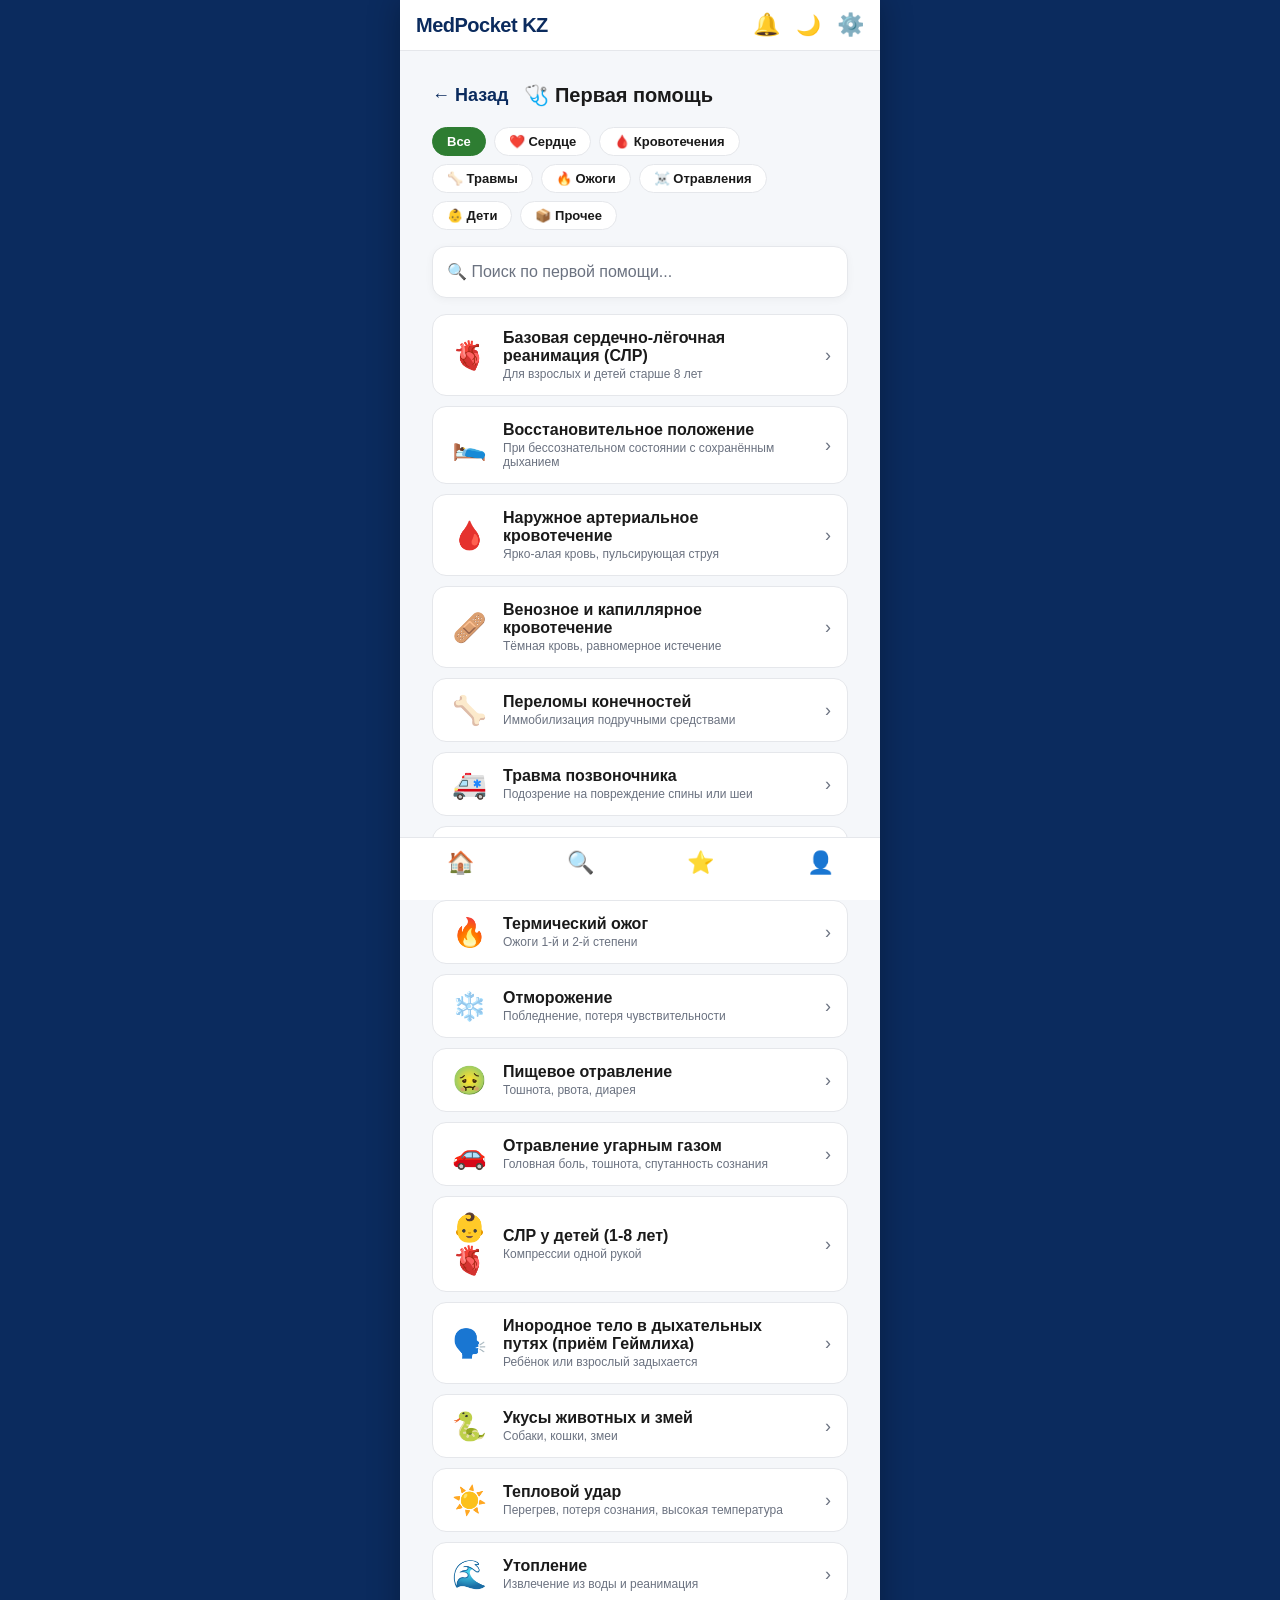
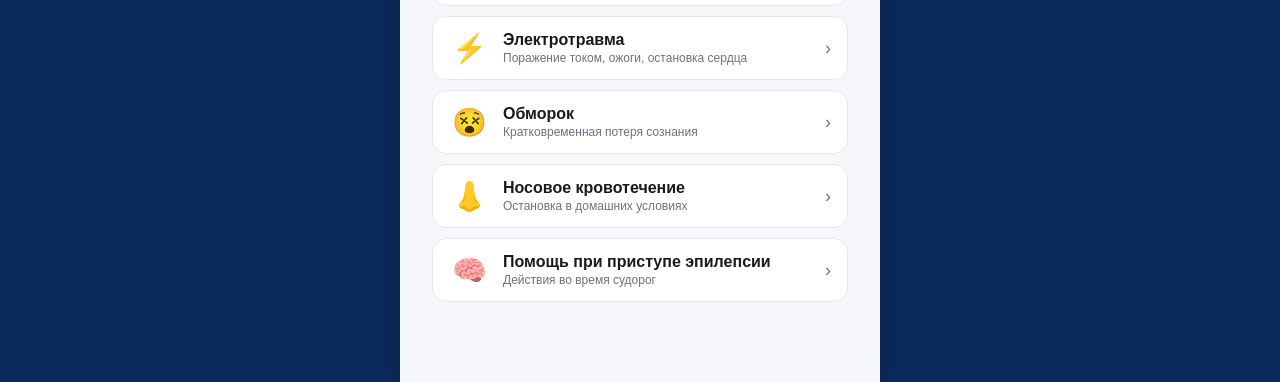
<file: first _aid.html>
<!DOCTYPE html>
<html lang="ru">
<head>
    <meta charset="UTF-8">
    <meta name="viewport" content="width=device-width, initial-scale=1.0, maximum-scale=1.0, user-scalable=no, viewport-fit=cover">
    <title>Первая помощь – MedPocket KZ</title>
    <link rel="stylesheet" href="style.css">
    <style>
        /* Стили для раздела первой помощи (аналогичны emergency, но с зелёным акцентом) */
        :root {
            --aid-primary: #2E7D32; /* Зелёный вместо красного */
            --aid-light: #E8F5E9;
            --aid-border: #A5D6A7;
        }
        body.dark {
            --aid-primary: #66BB6A;
            --aid-light: #1B5E20;
            --aid-border: #388E3C;
        }
        .aid-container {
            padding: 0 0 20px;
        }
        .category-tabs {
            display: flex;
            flex-wrap: wrap;
            gap: 8px;
            margin-bottom: 16px;
            padding: 0 16px;
        }
        .category-tab {
            background: var(--card-bg);
            border: 1px solid var(--border);
            border-radius: 20px;
            padding: 6px 14px;
            font-size: 13px;
            font-weight: 600;
            color: var(--text);
            cursor: pointer;
            transition: background 0.2s, color 0.2s;
            white-space: nowrap;
        }
        .category-tab.active {
            background: var(--aid-primary);
            color: white;
            border-color: var(--aid-primary);
        }
        .aid-search {
            background: var(--card-bg);
            border-radius: 14px;
            padding: 8px 14px;
            display: flex;
            align-items: center;
            margin: 0 16px 16px;
            border: 1px solid var(--border);
            box-shadow: var(--shadow);
        }
        .aid-search input {
            border: none;
            background: transparent;
            font-size: 16px;
            padding: 8px 0;
            outline: none;
            flex: 1;
            color: var(--text);
        }
        .aid-search input::placeholder {
            color: var(--subtext);
        }
        .conditions-list {
            padding: 0 16px;
            display: flex;
            flex-direction: column;
            gap: 10px;
        }
        .condition-item {
            background: var(--card-bg);
            border-radius: 14px;
            padding: 14px 16px;
            display: flex;
            align-items: center;
            gap: 14px;
            cursor: pointer;
            border: 1px solid var(--border);
            transition: transform 0.1s, box-shadow 0.1s;
        }
        .condition-item:active {
            transform: scale(0.98);
            box-shadow: 0 2px 8px rgba(0,0,0,0.1);
        }
        .condition-item .cond-icon {
            font-size: 28px;
            width: 40px;
            text-align: center;
        }
        .condition-item .cond-info {
            flex: 1;
        }
        .condition-item .cond-name {
            font-weight: 700;
            font-size: 16px;
            color: var(--text);
            margin-bottom: 2px;
        }
        .condition-item .cond-desc {
            font-size: 12px;
            color: var(--subtext);
        }
        .condition-item .cond-arrow {
            color: var(--subtext);
            font-size: 18px;
        }
        .detail-screen {
            padding: 0 16px 20px;
        }
        .detail-card {
            background: var(--card-bg);
            border-radius: 20px;
            padding: 20px;
            border: 2px solid var(--aid-primary);
            margin-bottom: 20px;
        }
        .detail-card h2 {
            color: var(--aid-primary);
            font-size: 22px;
            font-weight: 800;
            margin-bottom: 6px;
            display: flex;
            align-items: center;
            gap: 10px;
        }
        .detail-card .mkb {
            color: var(--subtext);
            font-size: 14px;
            margin-bottom: 16px;
            font-weight: 500;
        }
        .detail-card .step {
            display: flex;
            gap: 10px;
            margin-bottom: 14px;
            align-items: flex-start;
        }
        .detail-card .step-num {
            background: var(--aid-primary);
            color: white;
            border-radius: 50%;
            width: 26px;
            height: 26px;
            display: flex;
            align-items: center;
            justify-content: center;
            font-weight: 700;
            font-size: 14px;
            flex-shrink: 0;
            margin-top: 2px;
        }
        .detail-card .step-text {
            font-size: 16px;
            color: var(--text);
            line-height: 1.5;
            font-weight: 500;
        }
        .detail-card .step-text strong {
            color: var(--aid-primary);
        }
        .call-btn {
            background: var(--aid-primary);
            color: white;
            border: none;
            border-radius: 14px;
            padding: 14px;
            font-weight: 700;
            font-size: 16px;
            margin-top: 20px;
            cursor: pointer;
            display: flex;
            align-items: center;
            justify-content: center;
            gap: 8px;
            width: 100%;
            transition: background 0.2s;
        }
        .call-btn:active {
            background: #1B5E20;
        }
        .empty-message {
            text-align: center;
            color: var(--subtext);
            padding: 30px;
            font-size: 16px;
        }
    </style>
</head>
<body>
    <div id="app">
        <header class="header">
            <div class="logo">MedPocket KZ</div>
            <div class="header-icons">
                <span>🔔</span>
                <button class="theme-toggle" id="themeToggle">🌙</button>
                <span>⚙️</span>
            </div>
        </header>

        <main class="content">
            <!-- Экран со списком -->
            <section id="listScreen" class="screen active">
                <div class="category-header" style="padding: 16px 16px 0;">
                    <span class="back-button" onclick="goBackToMain()">← Назад</span>
                    <h2 class="category-title">🩺 Первая помощь</h2>
                </div>

                <!-- Категории -->
                <div class="category-tabs" id="categoryTabs">
                    <div class="category-tab active" data-category="all">Все</div>
                    <div class="category-tab" data-category="heart">❤️ Сердце</div>
                    <div class="category-tab" data-category="bleeding">🩸 Кровотечения</div>
                    <div class="category-tab" data-category="trauma">🦴 Травмы</div>
                    <div class="category-tab" data-category="burns">🔥 Ожоги</div>
                    <div class="category-tab" data-category="poison">☠️ Отравления</div>
                    <div class="category-tab" data-category="kids">👶 Дети</div>
                    <div class="category-tab" data-category="other">📦 Прочее</div>
                </div>

                <!-- Поиск -->
                <div class="aid-search">
                    <input type="text" placeholder="🔍 Поиск по первой помощи..." id="conditionSearch">
                </div>

                <!-- Список -->
                <div class="conditions-list" id="conditionsList"></div>
                <div class="empty-message" id="emptyMessage" style="display: none;">Ничего не найдено</div>
            </section>

            <!-- Экран детальной карточки -->
            <section id="detailScreen" class="screen detail-screen">
                <div class="category-header" style="padding: 16px 0 0;">
                    <span class="back-button" onclick="showList()">← К списку</span>
                    <h2 class="category-title" id="detailTitle">Алгоритм</h2>
                </div>
                <div id="detailContainer"></div>
            </section>
        </main>

        <nav class="tab-bar">
            <div class="tab-item" onclick="goBackToMain()">🏠</div>
            <div class="tab-item">🔍</div>
            <div class="tab-item">⭐</div>
            <div class="tab-item">👤</div>
        </nav>
    </div>

    <script>
        // База данных первой помощи (основана на стандартах МЗ РК и международных рекомендациях)
        const conditions = [
            // Сердце
            {
                id: 1,
                name: "Базовая сердечно-лёгочная реанимация (СЛР)",
                icon: "🫀",
                category: "heart",
                desc: "Для взрослых и детей старше 8 лет",
                steps: [
                    "Убедиться в безопасности. Проверить реакцию: громко окликнуть, потрясти за плечо.",
                    "Если нет реакции – вызвать скорую (103), попросить окружающих принести автоматический дефибриллятор (АНД).",
                    "Начать компрессии грудной клетки: основание ладони в центр груди, глубина 5-6 см, частота 100-120 в минуту. 30 надавливаний.",
                    "Открыть дыхательные пути (запрокинуть голову, поднять подбородок).",
                    "Сделать 2 вдоха (рот в рот или через маску) длительностью 1 секунда, наблюдая за подъёмом грудной клетки.",
                    "Продолжать циклы 30:2 до прибытия помощи или появления признаков жизни.",
                    "При наличии АНД включить его и следовать голосовым инструкциям."
                ]
            },
            {
                id: 2,
                name: "Восстановительное положение",
                icon: "🛌",
                category: "heart",
                desc: "При бессознательном состоянии с сохранённым дыханием",
                steps: [
                    "Снять очки, вынуть предметы из карманов.",
                    "Встать на колени сбоку от пострадавшего.",
                    "Ближнюю руку выпрямить под прямым углом к телу, ладонью вверх.",
                    "Дальнюю руку взять своей рукой и приложить тыльной стороной ладони к противоположной щеке пострадавшего, удерживая её.",
                    "Второй рукой захватить дальнее бедро под коленом и повернуть пострадавшего на себя, толкая бедро.",
                    "Убедиться, что голова запрокинута, дыхательные пути открыты. Контролировать дыхание."
                ]
            },

            // Кровотечения
            {
                id: 3,
                name: "Наружное артериальное кровотечение",
                icon: "🩸",
                category: "bleeding",
                desc: "Ярко-алая кровь, пульсирующая струя",
                steps: [
                    "Немедленно прижать артерию пальцем или кулаком выше места ранения (плечевая – на внутренней поверхности плеча, бедренная – в паху).",
                    "Наложить кровоостанавливающий жгут: на 5-7 см выше раны, на одежду или мягкую прокладку.",
                    "Затянуть жгут до остановки кровотечения. Зафиксировать время наложения (записка под жгут).",
                    "Жгут не закрывать повязкой. Время наложения не более 1 часа летом, 30 минут зимой.",
                    "При отсутствии жгута использовать закрутку (платок, ремень, палка).",
                    "Вызвать скорую, обеспечить неподвижность конечности."
                ]
            },
            {
                id: 4,
                name: "Венозное и капиллярное кровотечение",
                icon: "🩹",
                category: "bleeding",
                desc: "Тёмная кровь, равномерное истечение",
                steps: [
                    "Обработать кожу вокруг раны антисептиком (йод, перекись водорода).",
                    "Наложить стерильную давящую повязку.",
                    "При промокании повязки не снимать, а добавить ещё слои сверху.",
                    "Обеспечить покой повреждённой области.",
                    "При необходимости обратиться в травмпункт."
                ]
            },

            // Травмы
            {
                id: 5,
                name: "Переломы конечностей",
                icon: "🦴",
                category: "trauma",
                desc: "Иммобилизация подручными средствами",
                steps: [
                    "Оценить ситуацию, не перемещать пострадавшего без крайней необходимости.",
                    "Обеспечить неподвижность двух соседних суставов (выше и ниже перелома).",
                    "Использовать шины: доски, палки, картон. Подложить мягкую ткань.",
                    "При открытом переломе – сначала остановить кровотечение и наложить стерильную повязку на рану.",
                    "Не пытаться вправлять отломки!",
                    "При переломе бедра шина накладывается от подмышки до пятки.",
                    "Вызвать скорую, обеспечить тепло."
                ]
            },
            {
                id: 6,
                name: "Травма позвоночника",
                icon: "🚑",
                category: "trauma",
                desc: "Подозрение на повреждение спины или шеи",
                steps: [
                    "Немедленно вызвать скорую. Не перемещать пострадавшего.",
                    "Зафиксировать голову в нейтральном положении руками или подручными средствами (валики, одежда).",
                    "Не запрокидывать голову при проверке дыхания – использовать выдвижение нижней челюсти.",
                    "При рвоте осторожно повернуть пострадавшего на бок как единое целое, сохраняя ось позвоночника.",
                    "До прибытия скорой укрыть, контролировать сознание и дыхание."
                ]
            },
            {
                id: 7,
                name: "Вывихи и растяжения",
                icon: "🦵",
                category: "trauma",
                desc: "Боль, отёк, деформация сустава",
                steps: [
                    "Не пытаться вправлять вывих самостоятельно!",
                    "Обеспечить покой конечности, наложить фиксирующую повязку (косыночную).",
                    "Приложить холод (лёд через ткань) на 15-20 минут.",
                    "Дать обезболивающее (ибупрофен, парацетамол) при необходимости.",
                    "Обратиться в травмпункт."
                ]
            },

            // Ожоги и отморожения
            {
                id: 8,
                name: "Термический ожог",
                icon: "🔥",
                category: "burns",
                desc: "Ожоги 1-й и 2-й степени",
                steps: [
                    "Убрать источник тепла, охладить обожжённое место проточной водой (температура 15-25°C) не менее 10-15 минут.",
                    "Не использовать лёд, масло, сметану!",
                    "Аккуратно снять одежду с обожжённой области (не отрывать прилипшую).",
                    "Наложить сухую стерильную повязку или чистую ткань.",
                    "При ожогах лица, кистей, стоп, промежности или обширных ожогах (>10% тела) – вызвать скорую.",
                    "Дать обильное питьё, обезболивающее."
                ]
            },
            {
                id: 9,
                name: "Отморожение",
                icon: "❄️",
                category: "burns",
                desc: "Побледнение, потеря чувствительности",
                steps: [
                    "Переместить пострадавшего в тепло, снять мокрую одежду.",
                    "Согревать поражённые участки медленно: поместить в тёплую (не горячую!) воду 37-40°C на 20-30 минут.",
                    "Не растирать снегом, не использовать горячие грелки!",
                    "Дать тёплое питьё, обезболивающее.",
                    "Наложить утепляющую повязку (вата, марля, шерсть).",
                    "При появлении пузырей – не вскрывать, обратиться к врачу."
                ]
            },

            // Отравления
            {
                id: 10,
                name: "Пищевое отравление",
                icon: "🤢",
                category: "poison",
                desc: "Тошнота, рвота, диарея",
                steps: [
                    "Промыть желудок: выпить 1-1,5 л тёплой воды или слабого раствора марганцовки, вызвать рвоту нажатием на корень языка.",
                    "Принять активированный уголь: 1 г/кг веса, размельчённый в воде.",
                    "Обеспечить обильное питьё (регидрон, минеральная вода без газа) для предотвращения обезвоживания.",
                    "При высокой температуре, неукротимой рвоте, крови в стуле, нарушении сознания – вызвать скорую.",
                    "Не принимать противорвотные без назначения врача."
                ]
            },
            {
                id: 11,
                name: "Отравление угарным газом",
                icon: "🚗",
                category: "poison",
                desc: "Головная боль, тошнота, спутанность сознания",
                steps: [
                    "Немедленно вынести пострадавшего на свежий воздух, открыть все окна.",
                    "Вызвать скорую.",
                    "При отсутствии дыхания начать СЛР.",
                    "Уложить, расстегнуть стесняющую одежду, обеспечить покой.",
                    "При наличии сознания дать горячий чай."
                ]
            },

            // Дети
            {
                id: 12,
                name: "СЛР у детей (1-8 лет)",
                icon: "👶🫀",
                category: "kids",
                desc: "Компрессии одной рукой",
                steps: [
                    "Проверить реакцию, вызвать скорую после 1 минуты реанимации (если вы один).",
                    "Компрессии: основанием ладони (или двумя пальцами у младенцев), глубина ~4-5 см, частота 100-120/мин.",
                    "Соотношение компрессий и вдохов 30:2 (один спасатель) или 15:2 (двое).",
                    "Использовать детские электроды АНД при наличии.",
                    "Продолжать до прибытия помощи."
                ]
            },
            {
                id: 13,
                name: "Инородное тело в дыхательных путях (приём Геймлиха)",
                icon: "🗣️",
                category: "kids",
                desc: "Ребёнок или взрослый задыхается",
                steps: [
                    "Встать сзади пострадавшего, обхватить руками вокруг талии.",
                    "Одну руку сжать в кулак и приложить большим пальцем к эпигастрии (ниже грудины).",
                    "Второй рукой обхватить кулак и сделать резкое нажатие внутрь и вверх.",
                    "Повторить до 5 раз, затем проверить рот (удалить видимое инородное тело).",
                    "При неэффективности – чередовать 5 толчков и 5 попыток удаления изо рта.",
                    "Младенцам до года: уложить лицом вниз на предплечье, произвести 5 похлопываний между лопаток."
                ]
            },

            // Прочие
            {
                id: 14,
                name: "Укусы животных и змей",
                icon: "🐍",
                category: "other",
                desc: "Собаки, кошки, змеи",
                steps: [
                    "Промыть рану большим количеством воды с мылом.",
                    "Обработать края раны антисептиком (не спиртом!).",
                    "Наложить чистую повязку.",
                    "При укусе змеи: обеспечить неподвижность укушенной конечности, уложить пострадавшего, дать обильное питьё.",
                    "Не отсасывать яд, не накладывать жгут!",
                    "Срочно обратиться в травмпункт для введения противостолбнячной сыворотки и специфического лечения."
                ]
            },
            {
                id: 15,
                name: "Тепловой удар",
                icon: "☀️",
                category: "other",
                desc: "Перегрев, потеря сознания, высокая температура",
                steps: [
                    "Переместить в прохладное место, уложить, приподнять голову.",
                    "Освободить от одежды, обернуть влажной простыней, обдувать вентилятором.",
                    "Прикладывать холодные компрессы на шею, подмышки, пах.",
                    "Давать прохладную воду маленькими глотками, если в сознании.",
                    "При потере сознания, судорогах – вызвать скорую."
                ]
            },
            {
                id: 16,
                name: "Утопление",
                icon: "🌊",
                category: "other",
                desc: "Извлечение из воды и реанимация",
                steps: [
                    "Обеспечить собственную безопасность, извлечь пострадавшего из воды (подплыть сзади).",
                    "Вызвать скорую.",
                    "Проверить дыхание. При отсутствии – начать СЛР с 5 вдохов, затем циклы 30:2.",
                    "Не тратить время на удаление воды из лёгких (она всасывается быстро).",
                    "Укрыть, согреть, контролировать до прибытия медиков."
                ]
            },
            {
                id: 17,
                name: "Электротравма",
                icon: "⚡",
                category: "other",
                desc: "Поражение током, ожоги, остановка сердца",
                steps: [
                    "Обесточить источник (выключить рубильник, отбросить провод сухой палкой, не прикасаясь к пострадавшему).",
                    "Вызвать скорую.",
                    "При отсутствии дыхания/пульса – начать СЛР.",
                    "Обработать ожоги в местах входа/выхода тока сухой стерильной повязкой.",
                    "Обеспечить покой, укрыть."
                ]
            },
            {
                id: 18,
                name: "Обморок",
                icon: "😵",
                category: "other",
                desc: "Кратковременная потеря сознания",
                steps: [
                    "Уложить пострадавшего на спину, ноги приподнять на 30-40 см (если нет травмы).",
                    "Обеспечить приток свежего воздуха, расстегнуть ворот.",
                    "Дать понюхать нашатырный спирт (осторожно, не ближе 1-2 см от ноздрей).",
                    "После возвращения сознания – не разрешать резко вставать, предложить сладкий чай.",
                    "Если обморок длится более 3-5 минут – вызвать скорую."
                ]
            },
            {
                id: 19,
                name: "Носовое кровотечение",
                icon: "👃",
                category: "other",
                desc: "Остановка в домашних условиях",
                steps: [
                    "Усадить пострадавшего, слегка наклонив голову вперёд (чтобы кровь не затекала в горло).",
                    "Зажать крылья носа пальцами на 10-15 минут.",
                    "На переносицу положить холод (лёд в ткани).",
                    "Не запрокидывать голову назад!",
                    "Если кровотечение не останавливается более 20 минут – вызвать скорую."
                ]
            },
            {
                id: 20,
                name: "Помощь при приступе эпилепсии",
                icon: "🧠",
                category: "other",
                desc: "Действия во время судорог",
                steps: [
                    "Не удерживать пострадавшего, не разжимать челюсти!",
                    "Убрать окружающие предметы, подложить мягкое под голову.",
                    "После прекращения судорог повернуть на бок для предотвращения западания языка.",
                    "Вызвать скорую, если приступ длится более 5 минут или это первый приступ.",
                    "Оставаться с человеком до полного восстановления сознания."
                ]
            }
        ];

        // Рендер списка с учётом фильтров
        function renderList(category = 'all', search = '') {
            const list = document.getElementById('conditionsList');
            const empty = document.getElementById('emptyMessage');
            list.innerHTML = '';
            let filtered = conditions;

            if (category !== 'all') {
                filtered = filtered.filter(c => c.category === category);
            }
            if (search) {
                const s = search.toLowerCase();
                filtered = filtered.filter(c => c.name.toLowerCase().includes(s) || c.desc.toLowerCase().includes(s));
            }

            if (filtered.length === 0) {
                empty.style.display = 'block';
                return;
            } else {
                empty.style.display = 'none';
            }

            filtered.forEach(cond => {
                const item = document.createElement('div');
                item.className = 'condition-item';
                item.innerHTML = `
                    <div class="cond-icon">${cond.icon}</div>
                    <div class="cond-info">
                        <div class="cond-name">${cond.name}</div>
                        <div class="cond-desc">${cond.desc}</div>
                    </div>
                    <div class="cond-arrow">›</div>
                `;
                item.onclick = () => showDetail(cond.id);
                list.appendChild(item);
            });
        }

        function showDetail(id) {
            const cond = conditions.find(c => c.id === id);
            if (!cond) return;
            document.getElementById('listScreen').classList.remove('active');
            document.getElementById('detailScreen').classList.add('active');
            document.getElementById('detailTitle').textContent = cond.name;

            let stepsHtml = cond.steps.map((step, i) => `
                <div class="step">
                    <div class="step-num">${i + 1}</div>
                    <div class="step-text">${step}</div>
                </div>
            `).join('');

            document.getElementById('detailContainer').innerHTML = `
                <div class="detail-card">
                    <h2>${cond.icon} ${cond.name}</h2>
                    <div class="mkb">${cond.desc}</div>
                    ${stepsHtml}
                    <button class="call-btn" onclick="callAmbulance()">📞 Вызвать скорую (103)</button>
                </div>
            `;
        }

        function showList() {
            document.getElementById('detailScreen').classList.remove('active');
            document.getElementById('listScreen').classList.add('active');
        }

        function goBackToMain() {
            window.location.href = 'index.html';
        }

        function callAmbulance() {
            alert('Вызов 103... (имитация)');
        }

        // Инициализация
        document.addEventListener('DOMContentLoaded', () => {
            document.querySelectorAll('.category-tab').forEach(tab => {
                tab.addEventListener('click', () => {
                    document.querySelectorAll('.category-tab').forEach(t => t.classList.remove('active'));
                    tab.classList.add('active');
                    const cat = tab.dataset.category;
                    const search = document.getElementById('conditionSearch').value;
                    renderList(cat, search);
                });
            });

            document.getElementById('conditionSearch').addEventListener('input', (e) => {
                const activeCat = document.querySelector('.category-tab.active')?.dataset.category || 'all';
                renderList(activeCat, e.target.value);
            });

            renderList();
        });
    </script>
</body>
</html>
</file>
<file: style.css>
:root {
    --bg: #F5F7FA;
    --card-bg: #FFFFFF;
    --text: #1A1A1A;
    --subtext: #6B7280;
    --primary: #0B2B5E;
    --accent: #00BFA6;
    --danger: #E53935;
    --border: #E5E7EB;
    --shadow: 0 2px 8px rgba(0,0,0,0.04);
    --emergency-item-bg: #FFF5F5;
    --emergency-item-border: #FECACA;
}

body.dark {
    --bg: #1F2937;
    --card-bg: #374151;
    --text: #F9FAFB;
    --subtext: #D1D5DB;
    --primary: #60A5FA;
    --border: #4B5563;
    --shadow: 0 2px 8px rgba(0,0,0,0.2);
    --emergency-item-bg: #7F1D1D;
    --emergency-item-border: #B91C1C;
}

* {
    margin: 0;
    padding: 0;
    box-sizing: border-box;
    -webkit-tap-highlight-color: transparent;
    font-family: -apple-system, BlinkMacSystemFont, 'Inter', 'Segoe UI', Roboto, sans-serif;
    transition: background-color 0.3s, color 0.2s, border-color 0.3s, box-shadow 0.3s;
}

body {
    background: #0B2B5E;
    display: flex;
    justify-content: center;
    align-items: flex-start;
    min-height: 100vh;
}

#app {
    width: 100%;
    max-width: 480px;
    background: var(--bg);
    min-height: 100vh;
    position: relative;
    display: flex;
    flex-direction: column;
    box-shadow: 0 0 30px rgba(0,0,0,0.3);
}

.header {
    background: var(--card-bg);
    padding: 12px 16px;
    display: flex;
    align-items: center;
    justify-content: space-between;
    border-bottom: 1px solid var(--border);
    position: sticky;
    top: 0;
    z-index: 10;
}

.logo {
    font-size: 20px;
    font-weight: 700;
    color: var(--primary);
    letter-spacing: -0.5px;
}

.header-icons {
    display: flex;
    gap: 16px;
    align-items: center;
    font-size: 22px;
}

.theme-toggle {
    cursor: pointer;
    user-select: none;
    font-size: 20px;
    background: none;
    border: none;
    color: var(--text);
}

.content {
    flex: 1;
    overflow-y: auto;
    padding: 16px 16px 0;
    -webkit-overflow-scrolling: touch;
    padding-bottom: 80px;
}

.screen {
    display: none;
}

.screen.active {
    display: block;
}

.search-container {
    background: var(--card-bg);
    border-radius: 16px;
    padding: 4px 16px;
    display: flex;
    align-items: center;
    margin-bottom: 16px;
    border: 1px solid var(--border);
    box-shadow: var(--shadow);
}

.search-container input {
    flex: 1;
    border: none;
    font-size: 16px;
    padding: 12px 0;
    outline: none;
    background: transparent;
    color: var(--text);
}

.search-container input::placeholder {
    color: var(--subtext);
}

.search-mic {
    font-size: 20px;
    margin-left: 8px;
    cursor: pointer;
    color: var(--subtext);
}

.emergency-btn {
    background: var(--danger);
    border-radius: 16px;
    padding: 14px 16px;
    display: flex;
    align-items: center;
    justify-content: space-between;
    margin-bottom: 20px;
    cursor: pointer;
    box-shadow: 0 4px 12px rgba(229,57,53,0.3);
    transition: transform 0.1s, box-shadow 0.1s;
}

.emergency-btn:active {
    transform: scale(0.97);
    box-shadow: 0 2px 6px rgba(229,57,53,0.2);
}

.emergency-btn .text {
    color: white;
    font-weight: 700;
    font-size: 17px;
    display: flex;
    align-items: center;
    gap: 10px;
}

.emergency-btn .arrow {
    color: white;
    font-size: 20px;
}

.quick-actions {
    display: flex;
    gap: 12px;
    margin-bottom: 24px;
    overflow-x: auto;
    padding-bottom: 4px;
    -webkit-overflow-scrolling: touch;
    scrollbar-width: none;
}

.quick-actions::-webkit-scrollbar {
    display: none;
}

.quick-action {
    background: var(--card-bg);
    border-radius: 20px;
    padding: 10px 16px;
    white-space: nowrap;
    font-size: 14px;
    font-weight: 600;
    color: var(--primary);
    box-shadow: var(--shadow);
    display: flex;
    align-items: center;
    gap: 6px;
    flex-shrink: 0;
    cursor: pointer;
    border: 1px solid var(--border);
    transition: background 0.2s;
}

.quick-action.active-action {
    background: var(--primary);
    color: white;
    border-color: var(--primary);
}

.grid {
    display: flex;
    flex-wrap: wrap;
    gap: 12px;
    justify-content: space-between;
}

.card {
    background: var(--card-bg);
    border-radius: 16px;
    padding: 14px;
    width: calc(50% - 6px);
    box-shadow: var(--shadow);
    transition: transform 0.15s, box-shadow 0.15s;
    cursor: pointer;
    border: 1px solid var(--border);
}

.card:active {
    transform: scale(0.96);
    box-shadow: 0 4px 12px rgba(0,0,0,0.1);
}

.card .icon {
    font-size: 28px;
    margin-bottom: 8px;
}

.card .title {
    font-weight: 700;
    font-size: 15px;
    color: var(--text);
    margin-bottom: 4px;
}

.card .desc {
    font-size: 12px;
    color: var(--subtext);
    line-height: 1.4;
}

.card.hidden {
    display: none;
}

.tab-bar {
    position: fixed;
    bottom: 0;
    width: 100%;
    max-width: 480px;
    background: var(--card-bg);
    display: flex;
    justify-content: space-around;
    padding: 8px 0 20px;
    border-top: 1px solid var(--border);
    z-index: 20;
}

.tab-item {
    cursor: pointer;
    font-size: 22px;
    padding: 4px 16px;
    color: #9CA3AF;
    font-weight: 500;
    transition: color 0.2s;
}

.tab-item.active {
    color: var(--primary);
}

/* Экран категории */
.category-header {
    display: flex;
    align-items: center;
    gap: 16px;
    margin-bottom: 20px;
}

.back-button {
    font-size: 18px;
    color: var(--primary);
    cursor: pointer;
    font-weight: 600;
}

.category-title {
    font-size: 20px;
    font-weight: 700;
    color: var(--text);
    margin: 0;
}

.category-content {
    color: var(--text);
}

/* Модальное окно */
.modal-overlay {
    position: fixed;
    top: 0;
    left: 0;
    right: 0;
    bottom: 0;
    background: rgba(0,0,0,0.5);
    z-index: 30;
    display: flex;
    justify-content: center;
    align-items: flex-end;
    opacity: 0;
    pointer-events: none;
    transition: opacity 0.3s;
}

.modal-overlay.open {
    opacity: 1;
    pointer-events: auto;
}

.modal-content {
    background: var(--card-bg);
    width: 100%;
    max-width: 480px;
    border-radius: 24px 24px 0 0;
    padding: 20px 16px 30px;
    max-height: 80vh;
    overflow-y: auto;
    transform: translateY(100%);
    transition: transform 0.3s cubic-bezier(0.4, 0, 0.2, 1);
}

.modal-overlay.open .modal-content {
    transform: translateY(0);
}

.modal-header {
    display: flex;
    justify-content: space-between;
    align-items: center;
    margin-bottom: 16px;
}

.modal-title {
    font-size: 18px;
    font-weight: 700;
    color: var(--text);
}

.modal-close {
    font-size: 24px;
    cursor: pointer;
    color: var(--subtext);
}

.emergency-grid {
    display: flex;
    flex-wrap: wrap;
    gap: 10px;
}

.emergency-item {
    background: var(--emergency-item-bg);
    border: 1px solid var(--emergency-item-border);
    border-radius: 12px;
    padding: 12px;
    width: calc(50% - 5px);
    font-weight: 600;
    font-size: 14px;
    color: #B91C1C;
    cursor: pointer;
    display: flex;
    align-items: center;
    gap: 8px;
    transition: transform 0.1s;
}

.emergency-item:active {
    transform: scale(0.96);
}

.call-ambulance {
    background: var(--danger);
    color: white;
    border: none;
    border-radius: 12px;
    padding: 12px;
    width: 100%;
    margin-bottom: 16px;
    font-weight: 700;
    font-size: 16px;
    cursor: pointer;
    display: flex;
    align-items: center;
    justify-content: center;
    gap: 8px;
    transition: background 0.2s;
}

.footer-note {
    text-align: center;
    color: var(--subtext);
    font-size: 12px;
    margin-top: 16px;
    padding-bottom: 16px;
}

.placeholder {
    font-size: 16px;
    color: var(--subtext);
    text-align: center;
    padding: 40px 0;
}

.mic-overlay {
    position: fixed;
    top: 0;
    left: 0;
    right: 0;
    bottom: 0;
    background: rgba(0,0,0,0.7);
    z-index: 40;
    display: none;
    justify-content: center;
    align-items: center;
    color: white;
    font-size: 24px;
    flex-direction: column;
    gap: 16px;
}

.mic-overlay.active {
    display: flex;
}
</file>
